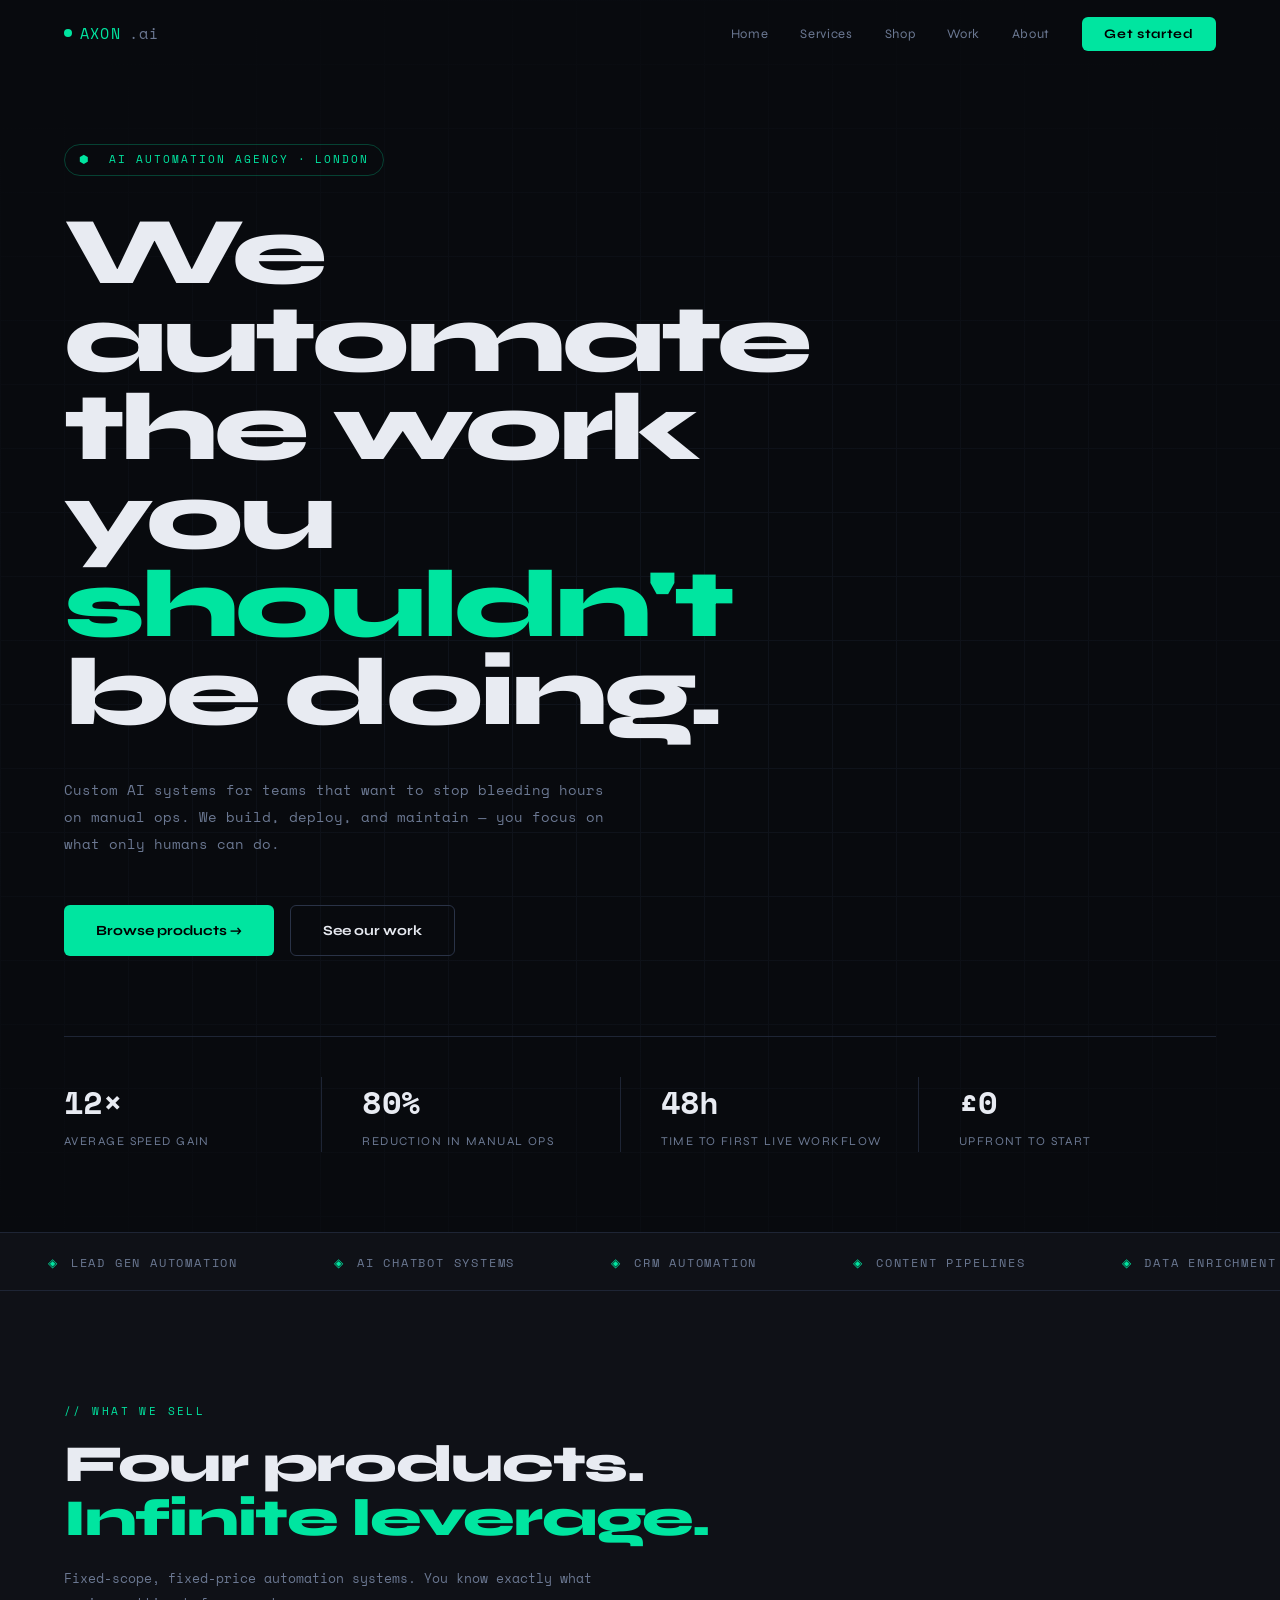
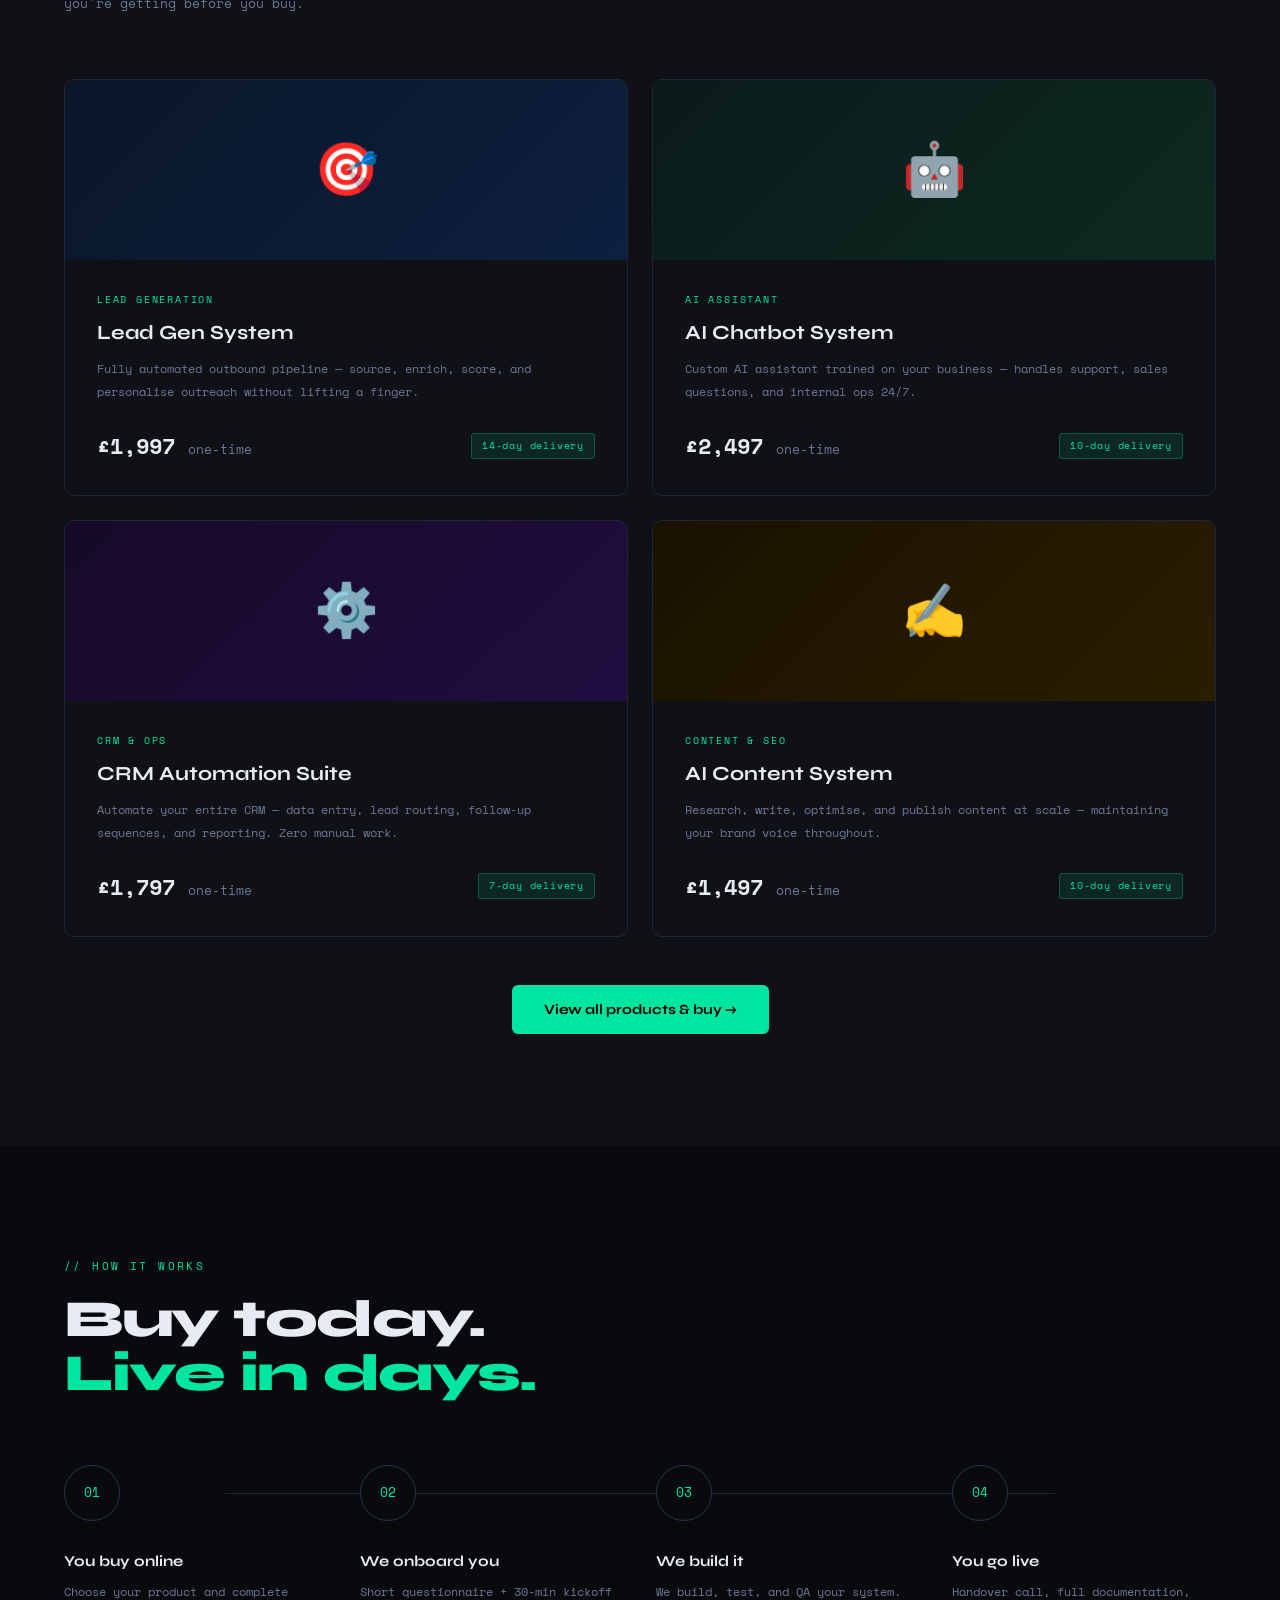
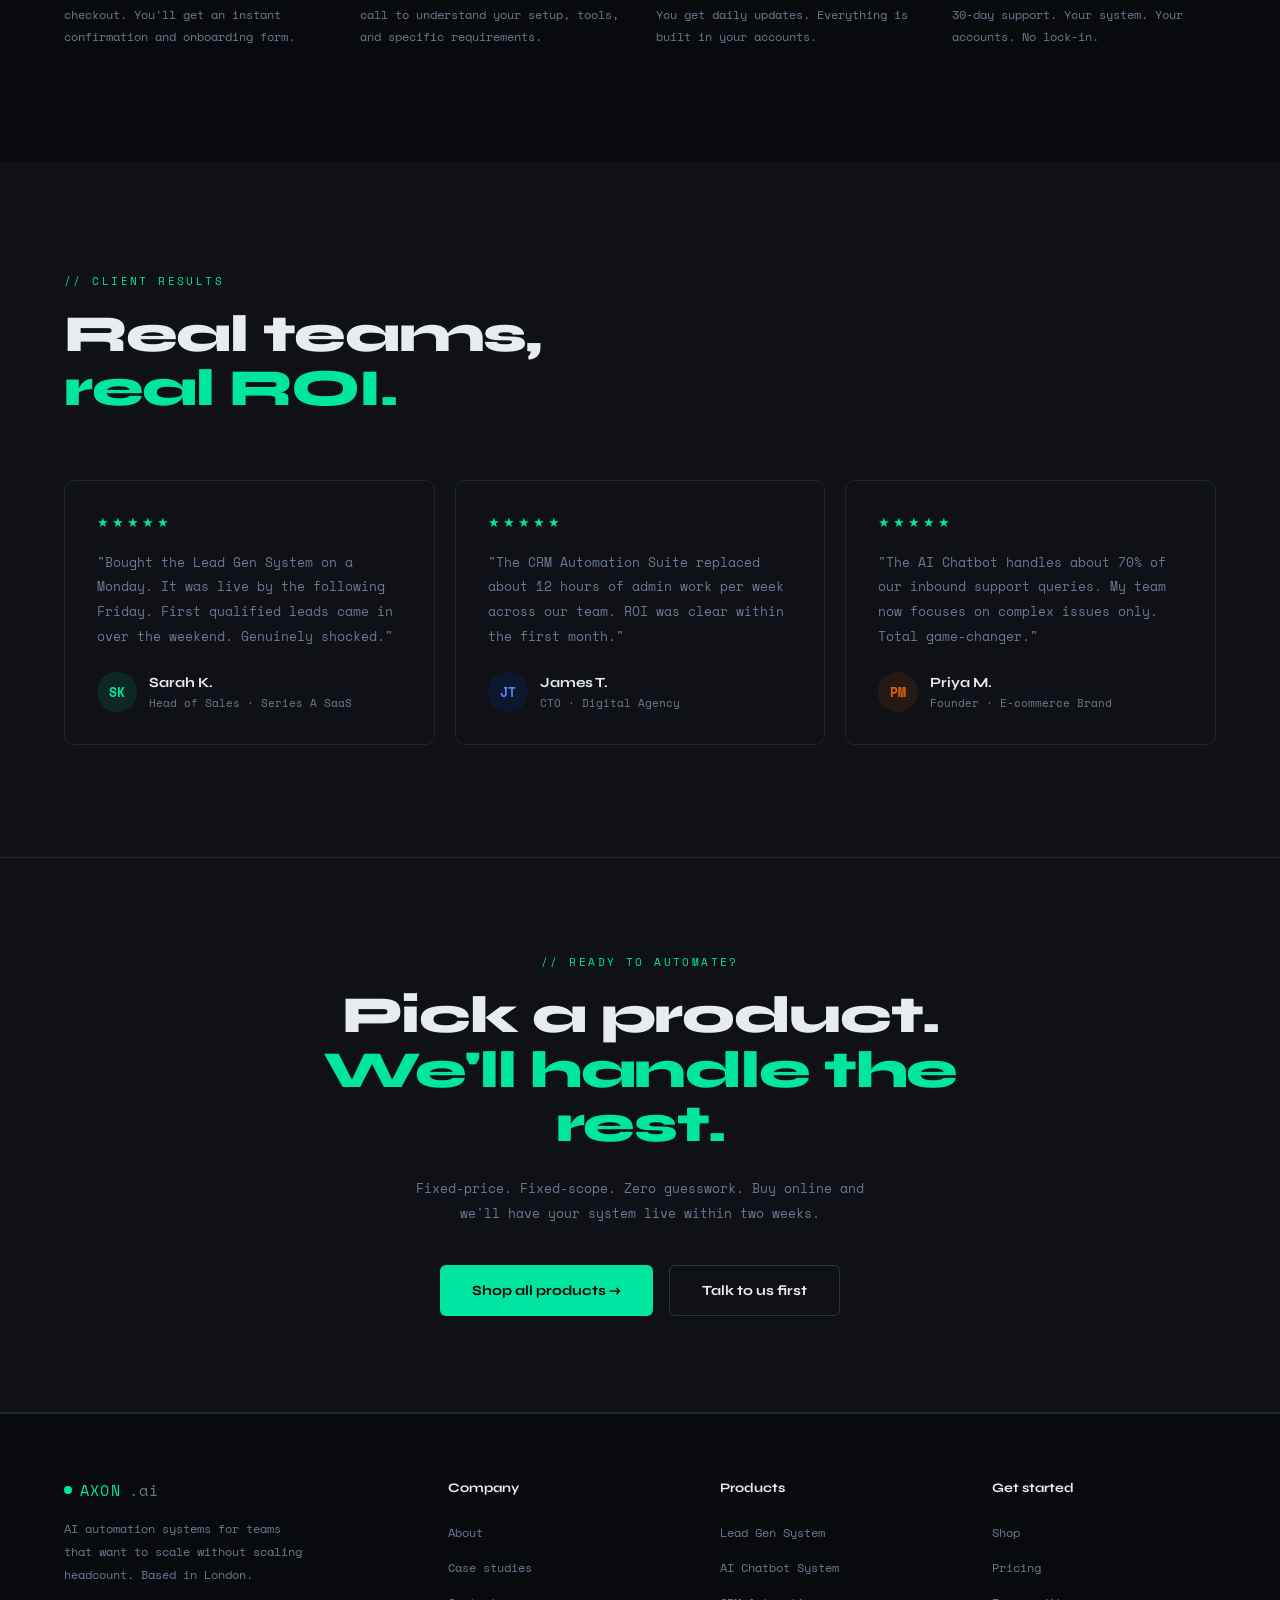
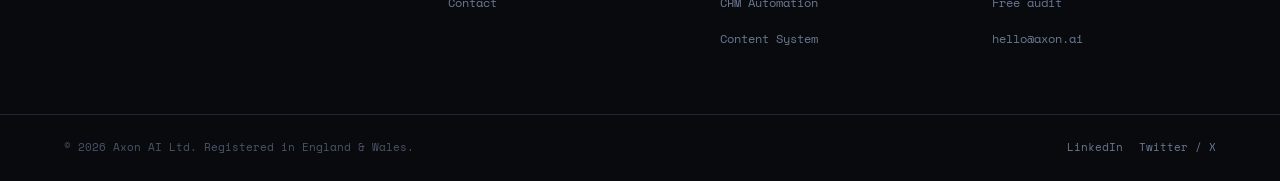
<file: index.html>
<!DOCTYPE html>
<html lang="en">
<head>
<meta charset="UTF-8">
<meta name="viewport" content="width=device-width, initial-scale=1.0">
<title>AXON.ai — AI Automation Agency</title>
<meta name="description" content="Custom AI automation systems. We build, deploy, and maintain — you scale.">
<link rel="stylesheet" href="styles.css">
</head>
<body>

<!-- NAV -->
<nav id="nav">
  <div class="logo" onclick="showPage('home')">
    <div class="logo-dot"></div>AXON<span>.ai</span>
  </div>
  <ul id="nav-links">
    <li><a onclick="showPage('home');closeMenu()" data-page="home">Home</a></li>
    <li><a onclick="showPage('services');closeMenu()" data-page="services">Services</a></li>
    <li><a onclick="showPage('shop');closeMenu()" data-page="shop">Shop</a></li>
    <li><a onclick="showPage('work');closeMenu()" data-page="work">Work</a></li>
    <li><a onclick="showPage('about');closeMenu()" data-page="about">About</a></li>
    <li><a onclick="showPage('contact');closeMenu()" data-page="contact" class="nav-cta">Get started</a></li>
  </ul>
  <div class="hamburger" id="hamburger" onclick="toggleMenu()">
    <span></span><span></span><span></span>
  </div>
</nav>

<!-- ═══════════ HOME ═══════════ -->
<div class="page active" id="page-home">
  <div class="hero">
    <div class="grid-bg"></div><div class="grid-fade"></div>
    <div class="hero-badge">⬢ &nbsp;AI Automation Agency · London</div>
    <h1>We automate the work<br>you <em>shouldn't</em><br>be doing.</h1>
    <p class="hero-sub">Custom AI systems for teams that want to stop bleeding hours on manual ops. We build, deploy, and maintain — you focus on what only humans can do.</p>
    <div class="hero-actions">
      <button class="btn btn-primary" onclick="showPage('shop')">Browse products →</button>
      <button class="btn btn-ghost" onclick="showPage('work')">See our work</button>
    </div>
    <div class="hero-stats">
      <div class="stat"><div class="stat-num">12×</div><div class="stat-label">Average speed gain</div></div>
      <div class="stat"><div class="stat-num">80%</div><div class="stat-label">Reduction in manual ops</div></div>
      <div class="stat"><div class="stat-num">48h</div><div class="stat-label">Time to first live workflow</div></div>
      <div class="stat"><div class="stat-num">£0</div><div class="stat-label">Upfront to start</div></div>
    </div>
  </div>

  <div class="marquee-wrap"><div class="marquee-inner">
    <span class="marquee-item"><span>◈</span>Lead Gen Automation</span>
    <span class="marquee-item"><span>◈</span>AI Chatbot Systems</span>
    <span class="marquee-item"><span>◈</span>CRM Automation</span>
    <span class="marquee-item"><span>◈</span>Content Pipelines</span>
    <span class="marquee-item"><span>◈</span>Data Enrichment</span>
    <span class="marquee-item"><span>◈</span>Workflow Automation</span>
    <span class="marquee-item"><span>◈</span>AI Dashboards</span>
    <span class="marquee-item"><span>◈</span>Lead Gen Automation</span>
    <span class="marquee-item"><span>◈</span>AI Chatbot Systems</span>
    <span class="marquee-item"><span>◈</span>CRM Automation</span>
    <span class="marquee-item"><span>◈</span>Content Pipelines</span>
    <span class="marquee-item"><span>◈</span>Data Enrichment</span>
    <span class="marquee-item"><span>◈</span>Workflow Automation</span>
    <span class="marquee-item"><span>◈</span>AI Dashboards</span>
  </div></div>

  <!-- FEATURED PRODUCTS PREVIEW -->
  <section class="bg-surface fade-up">
    <div class="section-hdr">
      <div class="eyebrow">// What we sell</div>
      <h2 class="section-title">Four products.<br><em>Infinite leverage.</em></h2>
      <p class="section-sub">Fixed-scope, fixed-price automation systems. You know exactly what you're getting before you buy.</p>
    </div>
    <div style="display:grid;grid-template-columns:repeat(2,1fr);gap:1.5rem;">
      <div class="product-card" onclick="showPage('shop')">
        <div class="product-img" style="background:linear-gradient(135deg,#0a1628 0%,#0d2040 100%);">
          <span style="font-size:52px;">🎯</span>
        </div>
        <div class="product-body">
          <div class="product-category">Lead Generation</div>
          <h3>Lead Gen System</h3>
          <p>Fully automated outbound pipeline — source, enrich, score, and personalise outreach without lifting a finger.</p>
          <div class="product-meta">
            <div class="product-price">£1,997 <span>one-time</span></div>
            <span class="delivery-badge">14-day delivery</span>
          </div>
        </div>
      </div>
      <div class="product-card" onclick="showPage('shop')">
        <div class="product-img" style="background:linear-gradient(135deg,#0a1a1a 0%,#0d2a20 100%);">
          <span style="font-size:52px;">🤖</span>
        </div>
        <div class="product-body">
          <div class="product-category">AI Assistant</div>
          <h3>AI Chatbot System</h3>
          <p>Custom AI assistant trained on your business — handles support, sales questions, and internal ops 24/7.</p>
          <div class="product-meta">
            <div class="product-price">£2,497 <span>one-time</span></div>
            <span class="delivery-badge">10-day delivery</span>
          </div>
        </div>
      </div>
      <div class="product-card" onclick="showPage('shop')">
        <div class="product-img" style="background:linear-gradient(135deg,#160a28 0%,#200d40 100%);">
          <span style="font-size:52px;">⚙️</span>
        </div>
        <div class="product-body">
          <div class="product-category">CRM & Ops</div>
          <h3>CRM Automation Suite</h3>
          <p>Automate your entire CRM — data entry, lead routing, follow-up sequences, and reporting. Zero manual work.</p>
          <div class="product-meta">
            <div class="product-price">£1,797 <span>one-time</span></div>
            <span class="delivery-badge">7-day delivery</span>
          </div>
        </div>
      </div>
      <div class="product-card" onclick="showPage('shop')">
        <div class="product-img" style="background:linear-gradient(135deg,#1a1200 0%,#2a1e00 100%);">
          <span style="font-size:52px;">✍️</span>
        </div>
        <div class="product-body">
          <div class="product-category">Content & SEO</div>
          <h3>AI Content System</h3>
          <p>Research, write, optimise, and publish content at scale — maintaining your brand voice throughout.</p>
          <div class="product-meta">
            <div class="product-price">£1,497 <span>one-time</span></div>
            <span class="delivery-badge">10-day delivery</span>
          </div>
        </div>
      </div>
    </div>
    <div style="text-align:center;margin-top:3rem;">
      <button class="btn btn-primary" onclick="showPage('shop')">View all products & buy →</button>
    </div>
  </section>

  <!-- PROCESS -->
  <section class="fade-up">
    <div class="section-hdr">
      <div class="eyebrow">// How it works</div>
      <h2 class="section-title">Buy today.<br><em>Live in days.</em></h2>
    </div>
    <div class="process-grid">
      <div class="step"><div class="step-circle">01</div><h4>You buy online</h4><p>Choose your product and complete checkout. You'll get an instant confirmation and onboarding form.</p></div>
      <div class="step"><div class="step-circle">02</div><h4>We onboard you</h4><p>Short questionnaire + 30-min kickoff call to understand your setup, tools, and specific requirements.</p></div>
      <div class="step"><div class="step-circle">03</div><h4>We build it</h4><p>We build, test, and QA your system. You get daily updates. Everything is built in your accounts.</p></div>
      <div class="step"><div class="step-circle">04</div><h4>You go live</h4><p>Handover call, full documentation, 30-day support. Your system. Your accounts. No lock-in.</p></div>
    </div>
  </section>

  <!-- TESTIMONIALS -->
  <section class="bg-surface fade-up">
    <div class="section-hdr">
      <div class="eyebrow">// Client results</div>
      <h2 class="section-title">Real teams,<br><em>real ROI.</em></h2>
    </div>
    <div class="testi-grid">
      <div class="testi">
        <div class="testi-stars">★★★★★</div>
        <p>"Bought the Lead Gen System on a Monday. It was live by the following Friday. First qualified leads came in over the weekend. Genuinely shocked."</p>
        <div class="testi-author">
          <div class="testi-avatar" style="background:rgba(0,229,160,.1);color:var(--accent);">SK</div>
          <div><div class="testi-name">Sarah K.</div><div class="testi-role">Head of Sales · Series A SaaS</div></div>
        </div>
      </div>
      <div class="testi">
        <div class="testi-stars">★★★★★</div>
        <p>"The CRM Automation Suite replaced about 12 hours of admin work per week across our team. ROI was clear within the first month."</p>
        <div class="testi-author">
          <div class="testi-avatar" style="background:rgba(0,92,255,.1);color:#4D8AFF;">JT</div>
          <div><div class="testi-name">James T.</div><div class="testi-role">CTO · Digital Agency</div></div>
        </div>
      </div>
      <div class="testi">
        <div class="testi-stars">★★★★★</div>
        <p>"The AI Chatbot handles about 70% of our inbound support queries. My team now focuses on complex issues only. Total game-changer."</p>
        <div class="testi-author">
          <div class="testi-avatar" style="background:rgba(229,100,0,.1);color:#E56400;">PM</div>
          <div><div class="testi-name">Priya M.</div><div class="testi-role">Founder · E-commerce Brand</div></div>
        </div>
      </div>
    </div>
  </section>

  <div class="cta-band fade-up">
    <div class="eyebrow">// Ready to automate?</div>
    <h2 class="section-title">Pick a product.<br><em>We'll handle the rest.</em></h2>
    <p>Fixed-price. Fixed-scope. Zero guesswork. Buy online and we'll have your system live within two weeks.</p>
    <div class="cta-actions">
      <button class="btn btn-primary" onclick="showPage('shop')">Shop all products →</button>
      <button class="btn btn-ghost" onclick="showPage('contact')">Talk to us first</button>
    </div>
  </div>

  <footer>
    <div class="footer-brand"><div class="logo"><div class="logo-dot"></div>AXON<span>.ai</span></div><p>AI automation systems for teams that want to scale without scaling headcount. Based in London.</p></div>
    <div class="footer-col"><h5>Company</h5><ul><li><a onclick="showPage('about')">About</a></li><li><a onclick="showPage('work')">Case studies</a></li><li><a onclick="showPage('contact')">Contact</a></li></ul></div>
    <div class="footer-col"><h5>Products</h5><ul><li><a onclick="buyProduct(0)">Lead Gen System</a></li><li><a onclick="buyProduct(1)">AI Chatbot System</a></li><li><a onclick="buyProduct(2)">CRM Automation</a></li><li><a onclick="buyProduct(3)">Content System</a></li></ul></div>
    <div class="footer-col"><h5>Get started</h5><ul><li><a onclick="showPage('shop')">Shop</a></li><li><a onclick="showPage('pricing')">Pricing</a></li><li><a onclick="showPage('contact')">Free audit</a></li><li><a href="mailto:hello@axon.ai">hello@axon.ai</a></li></ul></div>
  </footer>
  <div class="footer-bottom"><p>© 2026 Axon AI Ltd. Registered in England & Wales.</p><div class="footer-socials"><a>LinkedIn</a><a>Twitter / X</a></div></div>
</div>

<!-- ═══════════ SERVICES ═══════════ -->
<div class="page" id="page-services">
  <div style="padding:9rem 4rem 2rem;background:var(--surface);border-bottom:1px solid var(--border);">
    <div class="eyebrow">// Services</div>
    <h1 class="section-title">What we<br><em>build.</em></h1>
    <p class="section-sub">Six automation disciplines. Each delivered end-to-end — strategy, build, integration, and ongoing maintenance.</p>
  </div>
  <section class="fade-up" style="padding-top:1rem;">
    <div class="services-grid">
      <div class="svc-card"><div class="svc-num">01</div><div class="svc-icon">⚡</div><h3>Workflow Automation</h3><p>Replace manual handoffs with intelligent multi-step flows. CRM sync, invoicing, onboarding, approvals — all automated.</p><div class="tags"><span class="tag">Make</span><span class="tag">n8n</span><span class="tag">Zapier</span></div></div>
      <div class="svc-card"><div class="svc-num">02</div><div class="svc-icon">◈</div><h3>AI Agents & Assistants</h3><p>Custom agents trained on your data — handling support, ops, and internal Q&A 24/7 with your brand voice.</p><div class="tags"><span class="tag">Claude</span><span class="tag">OpenAI</span><span class="tag">RAG</span></div></div>
      <div class="svc-card"><div class="svc-num">03</div><div class="svc-icon">⬡</div><h3>Data Pipelines</h3><p>Scraping, enrichment, transformation, and reporting pipelines that surface the data you actually need.</p><div class="tags"><span class="tag">Airtable</span><span class="tag">Supabase</span><span class="tag">SQL</span></div></div>
      <div class="svc-card"><div class="svc-num">04</div><div class="svc-icon">▣</div><h3>AI Content Systems</h3><p>Automated content pipelines that research, write, optimise, and publish — scaling your content without scaling headcount.</p><div class="tags"><span class="tag">GPT-4o</span><span class="tag">Perplexity</span><span class="tag">Notion</span></div></div>
      <div class="svc-card"><div class="svc-num">05</div><div class="svc-icon">◎</div><h3>Lead Gen Automation</h3><p>Outbound sequences, lead scoring, data enrichment, CRM population — running autonomously so your team closes, not researches.</p><div class="tags"><span class="tag">Clay</span><span class="tag">Apollo</span><span class="tag">HubSpot</span></div></div>
      <div class="svc-card"><div class="svc-num">06</div><div class="svc-icon">⬢</div><h3>AI Dashboards</h3><p>Live ops dashboards with AI anomaly detection, KPI tracking, and natural-language querying of your business data.</p><div class="tags"><span class="tag">Retool</span><span class="tag">Metabase</span><span class="tag">API</span></div></div>
    </div>
  </section>
  <section class="bg-surface fade-up">
    <div class="section-hdr"><div class="eyebrow">// The stack</div><h2 class="section-title">Tools we<br><em>work with.</em></h2></div>
    <div class="stack-grid">
      <div class="stack-item"><div class="stack-emoji">🤖</div><div class="stack-name">Claude API</div><div class="stack-cat">AI</div></div>
      <div class="stack-item"><div class="stack-emoji">🧠</div><div class="stack-name">OpenAI</div><div class="stack-cat">AI</div></div>
      <div class="stack-item"><div class="stack-emoji">⚙️</div><div class="stack-name">Make</div><div class="stack-cat">Automation</div></div>
      <div class="stack-item"><div class="stack-emoji">🔗</div><div class="stack-name">n8n</div><div class="stack-cat">Automation</div></div>
      <div class="stack-item"><div class="stack-emoji">📊</div><div class="stack-name">Airtable</div><div class="stack-cat">Database</div></div>
      <div class="stack-item"><div class="stack-emoji">🗄️</div><div class="stack-name">Supabase</div><div class="stack-cat">Backend</div></div>
      <div class="stack-item"><div class="stack-emoji">🎯</div><div class="stack-name">Clay</div><div class="stack-cat">Lead data</div></div>
      <div class="stack-item"><div class="stack-emoji">💬</div><div class="stack-name">HubSpot</div><div class="stack-cat">CRM</div></div>
      <div class="stack-item"><div class="stack-emoji">🔍</div><div class="stack-name">Perplexity</div><div class="stack-cat">Research</div></div>
      <div class="stack-item"><div class="stack-emoji">📬</div><div class="stack-name">Instantly</div><div class="stack-cat">Outbound</div></div>
      <div class="stack-item"><div class="stack-emoji">📋</div><div class="stack-name">Notion</div><div class="stack-cat">Content</div></div>
      <div class="stack-item"><div class="stack-emoji">📈</div><div class="stack-name">Retool</div><div class="stack-cat">Dashboards</div></div>
      <div class="stack-item"><div class="stack-emoji">🐍</div><div class="stack-name">Python</div><div class="stack-cat">Code</div></div>
      <div class="stack-item"><div class="stack-emoji">🌐</div><div class="stack-name">Apify</div><div class="stack-cat">Scraping</div></div>
      <div class="stack-item"><div class="stack-emoji">📩</div><div class="stack-name">Slack</div><div class="stack-cat">Comms</div></div>
      <div class="stack-item"><div class="stack-emoji">⚡</div><div class="stack-name">Apollo</div><div class="stack-cat">Leads</div></div>
    </div>
  </section>
  <div class="cta-band fade-up">
    <div class="eyebrow">// Ready to build?</div>
    <h2 class="section-title">Browse our<br><em>products.</em></h2>
    <p>Fixed-price automation products. Buy online, live within two weeks.</p>
    <div class="cta-actions"><button class="btn btn-primary" onclick="showPage('shop')">Shop products →</button><button class="btn btn-ghost" onclick="showPage('contact')">Custom project?</button></div>
  </div>
  <footer>
    <div class="footer-brand"><div class="logo"><div class="logo-dot"></div>AXON<span>.ai</span></div><p>AI automation systems for teams that want to scale without scaling headcount.</p></div>
    <div class="footer-col"><h5>Company</h5><ul><li><a onclick="showPage('about')">About</a></li><li><a onclick="showPage('work')">Case studies</a></li><li><a onclick="showPage('contact')">Contact</a></li></ul></div>
    <div class="footer-col"><h5>Products</h5><ul><li><a onclick="showPage('shop')">All products</a></li></ul></div>
    <div class="footer-col"><h5>Get started</h5><ul><li><a onclick="showPage('shop')">Shop</a></li><li><a href="mailto:hello@axon.ai">hello@axon.ai</a></li></ul></div>
  </footer>
  <div class="footer-bottom"><p>© 2026 Axon AI Ltd.</p><div class="footer-socials"><a>LinkedIn</a><a>Twitter / X</a></div></div>
</div>

<!-- ═══════════ SHOP ═══════════ -->
<div class="page" id="page-shop">
  <div class="shop-hero">
    <div class="eyebrow">// Products</div>
    <h1 class="section-title">Buy an automation.<br><em>Be live in days.</em></h1>
    <p class="section-sub">Fixed-scope. Fixed-price. Every product built in your accounts — you own it forever.</p>
    <div class="shop-filters">
      <button class="filter-btn active" onclick="filterProducts('all',this)">All products</button>
      <button class="filter-btn" onclick="filterProducts('lead',this)">Lead Generation</button>
      <button class="filter-btn" onclick="filterProducts('ai',this)">AI Assistants</button>
      <button class="filter-btn" onclick="filterProducts('crm',this)">CRM & Ops</button>
      <button class="filter-btn" onclick="filterProducts('content',this)">Content</button>
    </div>
  </div>

  <div class="products-grid" id="products-grid">

    <!-- PRODUCT 1: Lead Gen -->
    <div class="product-card featured-product" data-category="lead" onclick="showProduct(0)">
      <div class="product-img-grid" style="background:#080e1a;">
        <div class="product-img-cell" style="background:rgba(0,229,160,.04);">🎯</div>
        <div class="product-img-cell" style="background:rgba(0,229,160,.02);">📊</div>
        <div class="product-img-cell" style="background:rgba(0,229,160,.03);">✉️</div>
        <div class="product-img-cell" style="background:rgba(0,229,160,.01);">⚡</div>
      </div>
      <div class="product-body">
        <div style="display:flex;justify-content:space-between;align-items:flex-start;flex-wrap:wrap;gap:1rem;">
          <div>
            <div class="product-category">Lead Generation · Most popular</div>
            <h3>Lead Gen Automation System</h3>
          </div>
          <span class="delivery-badge" style="font-size:11px;">⭐ Bestseller</span>
        </div>
        <p>A fully automated outbound pipeline that finds your ideal customers, enriches their data from 6+ sources, scores them against your ICP, and generates personalised first-line copy — before a human touches the record. Connects directly to HubSpot, Salesforce, or Notion.</p>
        <div class="product-includes">
          <span class="product-tag">Lead sourcing (Apollo/Clay)</span>
          <span class="product-tag">Data enrichment (6 sources)</span>
          <span class="product-tag">ICP scoring model</span>
          <span class="product-tag">AI personalisation</span>
          <span class="product-tag">CRM integration</span>
          <span class="product-tag">Email sequence setup</span>
          <span class="product-tag">30-day support</span>
        </div>
        <div class="product-meta">
          <div class="product-price">£1,997 <span>one-time · no subscription</span></div>
          <div style="display:flex;gap:.5rem;align-items:center;">
            <span class="delivery-badge">14-day delivery</span>
            <button class="btn btn-primary btn-sm" onclick="event.stopPropagation();startCheckout(0)">Buy now →</button>
          </div>
        </div>
      </div>
    </div>

    <!-- PRODUCT 2: AI Chatbot -->
    <div class="product-card" data-category="ai" onclick="showProduct(1)">
      <div class="product-img" style="background:linear-gradient(135deg,#0a1a1a,#0d2a20);">
        <span style="font-size:52px;">🤖</span>
      </div>
      <div class="product-body">
        <div class="product-category">AI Assistant</div>
        <h3>AI Chatbot System</h3>
        <p>A custom AI assistant trained on your entire business — FAQs, products, policies, tone of voice. Handles support, sales pre-qualification, and internal Q&A around the clock. Deployable on your website, Slack, or WhatsApp.</p>
        <div class="product-includes">
          <span class="product-tag">RAG knowledge base</span>
          <span class="product-tag">Trained on your docs</span>
          <span class="product-tag">Web embed + Slack</span>
          <span class="product-tag">Handoff to human</span>
          <span class="product-tag">Analytics dashboard</span>
        </div>
        <div class="product-meta">
          <div class="product-price">£2,497 <span>one-time</span></div>
          <div style="display:flex;gap:.5rem;align-items:center;">
            <span class="delivery-badge">10-day delivery</span>
            <button class="btn btn-primary btn-sm" onclick="event.stopPropagation();startCheckout(1)">Buy now →</button>
          </div>
        </div>
      </div>
    </div>

    <!-- PRODUCT 3: CRM Automation -->
    <div class="product-card" data-category="crm" onclick="showProduct(2)">
      <div class="product-img" style="background:linear-gradient(135deg,#160a28,#200d40);">
        <span style="font-size:52px;">⚙️</span>
      </div>
      <div class="product-body">
        <div class="product-category">CRM & Ops</div>
        <h3>CRM Automation Suite</h3>
        <p>Automate your entire CRM operation — data entry, deal stage updates, follow-up reminders, onboarding sequences, and weekly reporting. Works with HubSpot, Salesforce, Pipedrive, or Notion.</p>
        <div class="product-includes">
          <span class="product-tag">Auto data entry</span>
          <span class="product-tag">Lead routing rules</span>
          <span class="product-tag">Follow-up sequences</span>
          <span class="product-tag">Deal stage automation</span>
          <span class="product-tag">Weekly report emails</span>
        </div>
        <div class="product-meta">
          <div class="product-price">£1,797 <span>one-time</span></div>
          <div style="display:flex;gap:.5rem;align-items:center;">
            <span class="delivery-badge">7-day delivery</span>
            <button class="btn btn-primary btn-sm" onclick="event.stopPropagation();startCheckout(2)">Buy now →</button>
          </div>
        </div>
      </div>
    </div>

    <!-- PRODUCT 4: Content System -->
    <div class="product-card" data-category="content" onclick="showProduct(3)">
      <div class="product-img" style="background:linear-gradient(135deg,#1a1200,#2a1e00);">
        <span style="font-size:52px;">✍️</span>
      </div>
      <div class="product-body">
        <div class="product-category">Content & SEO</div>
        <h3>AI Content Pipeline</h3>
        <p>An end-to-end content production system — keyword research, AI drafting in your brand voice, SEO optimisation, and auto-publishing to your CMS. Produce a month of content in a day.</p>
        <div class="product-includes">
          <span class="product-tag">Keyword research automation</span>
          <span class="product-tag">AI drafting (brand voice)</span>
          <span class="product-tag">SEO optimisation</span>
          <span class="product-tag">CMS auto-publish</span>
          <span class="product-tag">Social repurposing</span>
        </div>
        <div class="product-meta">
          <div class="product-price">£1,497 <span>one-time</span></div>
          <div style="display:flex;gap:.5rem;align-items:center;">
            <span class="delivery-badge">10-day delivery</span>
            <button class="btn btn-primary btn-sm" onclick="event.stopPropagation();startCheckout(3)">Buy now →</button>
          </div>
        </div>
      </div>
    </div>

  </div><!-- /products-grid -->

  <!-- TRUST BAR -->
  <section class="bg-surface fade-up" style="padding:3rem 4rem;">
    <div style="display:grid;grid-template-columns:repeat(4,1fr);gap:2rem;text-align:center;">
      <div><div style="font-size:28px;margin-bottom:.5rem;">🔒</div><div style="font-size:14px;font-weight:700;margin-bottom:.25rem;">Secure checkout</div><div style="font-family:var(--mono);font-size:11px;color:var(--muted);">Powered by Stripe</div></div>
      <div><div style="font-size:28px;margin-bottom:.5rem;">📄</div><div style="font-size:14px;font-weight:700;margin-bottom:.25rem;">You own everything</div><div style="font-family:var(--mono);font-size:11px;color:var(--muted);">No lock-in. Ever.</div></div>
      <div><div style="font-size:28px;margin-bottom:.5rem;">⚡</div><div style="font-size:14px;font-weight:700;margin-bottom:.25rem;">Fast delivery</div><div style="font-family:var(--mono);font-size:11px;color:var(--muted);">7–14 days to go live</div></div>
      <div><div style="font-size:28px;margin-bottom:.5rem;">🛡️</div><div style="font-size:14px;font-weight:700;margin-bottom:.25rem;">30-day support</div><div style="font-family:var(--mono);font-size:11px;color:var(--muted);">Bugs fixed free</div></div>
    </div>
  </section>

  <div class="cta-band fade-up">
    <div class="eyebrow">// Need something custom?</div>
    <h2 class="section-title">Not quite right?<br><em>We'll build it.</em></h2>
    <p>Our products are fixed-scope by design. If you need something bespoke, get in touch and we'll scope a custom engagement.</p>
    <div class="cta-actions"><button class="btn btn-ghost" onclick="showPage('contact')">Talk to us →</button></div>
  </div>
  <footer>
    <div class="footer-brand"><div class="logo"><div class="logo-dot"></div>AXON<span>.ai</span></div><p>AI automation systems for teams that want to scale without scaling headcount.</p></div>
    <div class="footer-col"><h5>Company</h5><ul><li><a onclick="showPage('about')">About</a></li><li><a onclick="showPage('work')">Case studies</a></li></ul></div>
    <div class="footer-col"><h5>Products</h5><ul><li><a onclick="startCheckout(0)">Lead Gen System</a></li><li><a onclick="startCheckout(1)">AI Chatbot</a></li><li><a onclick="startCheckout(2)">CRM Suite</a></li><li><a onclick="startCheckout(3)">Content Pipeline</a></li></ul></div>
    <div class="footer-col"><h5>Help</h5><ul><li><a onclick="showPage('contact')">Contact</a></li><li><a href="mailto:hello@axon.ai">hello@axon.ai</a></li></ul></div>
  </footer>
  <div class="footer-bottom"><p>© 2026 Axon AI Ltd.</p><div class="footer-socials"><a>LinkedIn</a><a>Twitter / X</a></div></div>
</div>

<!-- ═══════════ PRODUCT DETAIL ═══════════ -->
<div class="page" id="page-product">
  <div class="product-detail" id="product-detail-content"></div>
  <footer>
    <div class="footer-brand"><div class="logo"><div class="logo-dot"></div>AXON<span>.ai</span></div><p>AI automation systems. Fixed-price. Fast delivery.</p></div>
    <div class="footer-col"><h5>Company</h5><ul><li><a onclick="showPage('about')">About</a></li><li><a onclick="showPage('work')">Case studies</a></li></ul></div>
    <div class="footer-col"><h5>Products</h5><ul><li><a onclick="showPage('shop')">All products</a></li></ul></div>
    <div class="footer-col"><h5>Help</h5><ul><li><a onclick="showPage('contact')">Contact</a></li><li><a href="mailto:hello@axon.ai">hello@axon.ai</a></li></ul></div>
  </footer>
  <div class="footer-bottom"><p>© 2026 Axon AI Ltd.</p></div>
</div>

<!-- ═══════════ CHECKOUT ═══════════ -->
<div class="page" id="page-checkout">
  <div class="checkout-wrap">
    <div style="margin-bottom:2rem;"><button class="btn btn-ghost btn-sm" onclick="showPage('shop')">← Back to shop</button></div>
    <div class="checkout-grid">
      <!-- ORDER SUMMARY -->
      <div>
        <div class="order-summary" id="checkout-summary"></div>
        <div style="border:1px solid var(--border);border-radius:var(--rl);padding:1.5rem;margin-top:1.25rem;">
          <div style="font-family:var(--mono);font-size:11px;letter-spacing:.15em;text-transform:uppercase;color:var(--muted);margin-bottom:1rem;">What happens after purchase</div>
          <div style="display:flex;flex-direction:column;gap:1rem;">
            <div style="display:flex;gap:12px;align-items:flex-start;">
              <div style="width:22px;height:22px;border:1px solid var(--accent-border);border-radius:50%;display:flex;align-items:center;justify-content:center;font-family:var(--mono);font-size:10px;color:var(--accent);flex-shrink:0;">1</div>
              <p style="font-family:var(--mono);font-size:12px;color:var(--muted);line-height:1.8;">Instant confirmation email + onboarding form sent within 5 minutes.</p>
            </div>
            <div style="display:flex;gap:12px;align-items:flex-start;">
              <div style="width:22px;height:22px;border:1px solid var(--accent-border);border-radius:50%;display:flex;align-items:center;justify-content:center;font-family:var(--mono);font-size:10px;color:var(--accent);flex-shrink:0;">2</div>
              <p style="font-family:var(--mono);font-size:12px;color:var(--muted);line-height:1.8;">Kickoff call booked within 24 hours. We gather access, requirements, and goals.</p>
            </div>
            <div style="display:flex;gap:12px;align-items:flex-start;">
              <div style="width:22px;height:22px;border:1px solid var(--accent-border);border-radius:50%;display:flex;align-items:center;justify-content:center;font-family:var(--mono);font-size:10px;color:var(--accent);flex-shrink:0;">3</div>
              <p style="font-family:var(--mono);font-size:12px;color:var(--muted);line-height:1.8;">Build begins. Daily progress updates. Live within the delivery window.</p>
            </div>
          </div>
        </div>
      </div>

      <!-- CHECKOUT FORM -->
      <div>
        <div class="checkout-form-wrap" id="checkout-form-wrap">
          <h3>Complete your order</h3>
          <div id="checkout-form-inner">
            <div class="checkout-section">
              <div class="checkout-section-title">Your details</div>
              <div class="form" style="gap:1rem;">
                <div class="form-row">
                  <div class="form-group"><label>First name</label><input type="text" id="co-fname" placeholder="Alex"></div>
                  <div class="form-group"><label>Last name</label><input type="text" id="co-lname" placeholder="Johnson"></div>
                </div>
                <div class="form-group"><label>Work email</label><input type="email" id="co-email" placeholder="alex@company.com"></div>
                <div class="form-group"><label>Company name</label><input type="text" id="co-company" placeholder="Acme Ltd"></div>
                <div class="form-group"><label>Phone (optional)</label><input type="tel" id="co-phone" placeholder="+44 7700 000000"></div>
              </div>
            </div>
            <div class="checkout-section" style="margin-top:1.5rem;">
              <div class="checkout-section-title">Payment details</div>
              <div style="background:var(--surface2);border:1px solid var(--border);border-radius:var(--r);padding:1.25rem;margin-bottom:1rem;">
                <div style="font-family:var(--mono);font-size:11px;color:var(--accent);margin-bottom:.5rem;letter-spacing:.1em;">⬢ STRIPE INTEGRATION</div>
                <p style="font-family:var(--mono);font-size:12px;color:var(--muted);line-height:1.8;">To activate real payments, add your <strong style="color:var(--text);">Stripe Publishable Key</strong> to the <code style="color:var(--accent);">STRIPE_KEY</code> variable at the top of the JS. Card fields will render via Stripe Elements automatically.</p>
              </div>
              <div class="form" style="gap:1rem;">
                <div class="form-group"><label>Card number</label><input type="text" id="co-card" placeholder="4242 4242 4242 4242" maxlength="19" oninput="formatCard(this)"></div>
                <div class="card-input-row">
                  <div class="form-group"><label>Expiry</label><input type="text" id="co-expiry" placeholder="MM / YY" maxlength="7" oninput="formatExpiry(this)"></div>
                  <div class="form-group"><label>CVC</label><input type="text" id="co-cvc" placeholder="123" maxlength="3"></div>
                </div>
                <div class="form-group"><label>Name on card</label><input type="text" id="co-cardname" placeholder="Alex Johnson"></div>
              </div>
            </div>
            <button class="btn btn-primary" style="width:100%;justify-content:center;margin-top:1.5rem;padding:1.1rem;" onclick="processCheckout()">
              Complete purchase →
            </button>
            <div class="stripe-notice">🔒 Secured by Stripe · 256-bit SSL encryption</div>
          </div>
          <div class="checkout-success" id="checkout-success">
            <div class="checkout-success-icon">⚡</div>
            <h3>Order confirmed!</h3>
            <p>You'll receive a confirmation email within 5 minutes with your onboarding form and next steps.</p>
            <p style="margin-top:1rem;color:var(--muted);">Our team will reach out within 24 hours to book your kickoff call.</p>
            <button class="btn btn-ghost" style="margin-top:2rem;" onclick="showPage('home')">Back to home</button>
          </div>
        </div>
      </div>
    </div>
  </div>
  <footer>
    <div class="footer-brand"><div class="logo"><div class="logo-dot"></div>AXON<span>.ai</span></div><p>AI automation systems. Fixed-price. Fast delivery.</p></div>
    <div class="footer-col"><h5>Help</h5><ul><li><a onclick="showPage('contact')">Contact us</a></li><li><a href="mailto:hello@axon.ai">hello@axon.ai</a></li></ul></div>
    <div class="footer-col"><h5>Products</h5><ul><li><a onclick="showPage('shop')">Back to shop</a></li></ul></div>
    <div class="footer-col"><h5>Security</h5><ul><li><a>Stripe payments</a></li><li><a>SSL encrypted</a></li></ul></div>
  </footer>
  <div class="footer-bottom"><p>© 2026 Axon AI Ltd.</p></div>
</div>

<!-- ═══════════ WORK ═══════════ -->
<div class="page" id="page-work">
  <div style="padding:9rem 4rem 2rem;background:var(--surface);border-bottom:1px solid var(--border);">
    <div class="eyebrow">// Case studies</div>
    <h1 class="section-title">The work we're<br><em>proud of.</em></h1>
    <p class="section-sub">Real projects. Real results. Full problem → solution → outcome breakdowns.</p>
  </div>
  <section class="fade-up" style="padding-top:3rem;">
    <div class="cases-grid">
      <div class="case-card" onclick="openCase(0)"><div class="case-industry">SaaS · RevOps</div><h3>Automated lead enrichment pipeline for Series A startup <span class="case-arrow">↗</span></h3><p>3 hours/SDR/day of manual research → fully automated. 6 data sources, ICP scoring, personalised first-line copy into HubSpot.</p><div class="case-metrics"><div class="case-metric"><div class="case-metric-num">22h</div><div class="case-metric-label">Saved/week</div></div><div class="case-metric"><div class="case-metric-num">3.4×</div><div class="case-metric-label">Reply rate</div></div><div class="case-metric"><div class="case-metric-num">6 wks</div><div class="case-metric-label">Payback</div></div></div></div>
      <div class="case-card" onclick="openCase(1)"><div class="case-industry">Digital Agency · Internal ops</div><h3>AI knowledge assistant replacing 80% of internal Slack queries <span class="case-arrow">↗</span></h3><p>45-person agency. Years of Notion docs inaccessible. RAG-powered Slack bot trained on everything — answers in context, cites sources.</p><div class="case-metrics"><div class="case-metric"><div class="case-metric-num">80%</div><div class="case-metric-label">Query reduction</div></div><div class="case-metric"><div class="case-metric-num">4 days</div><div class="case-metric-label">Build time</div></div><div class="case-metric"><div class="case-metric-num">£0</div><div class="case-metric-label">Extra headcount</div></div></div></div>
      <div class="case-card" onclick="openCase(2)"><div class="case-industry">Consulting · Client ops</div><h3>Client onboarding automation: 3 days to 4 hours <span class="case-arrow">↗</span></h3><p>6 manual steps per client. One Typeform → Make scenario executes contract, Notion workspace, Drive folder, Asana project, welcome email.</p><div class="case-metrics"><div class="case-metric"><div class="case-metric-num">94%</div><div class="case-metric-label">Time cut</div></div><div class="case-metric"><div class="case-metric-num">0 errors</div><div class="case-metric-label">Since deploy</div></div><div class="case-metric"><div class="case-metric-num">2 wks</div><div class="case-metric-label">Build</div></div></div></div>
      <div class="case-card" onclick="openCase(3)"><div class="case-industry">E-commerce · Content</div><h3>AI product descriptions for 12,000 SKU catalogue <span class="case-arrow">↗</span></h3><p>18 months of manual work replaced in 3 weeks. PIM → GPT-4o → human review → Shopify publish pipeline. +31% organic traffic in 60 days.</p><div class="case-metrics"><div class="case-metric"><div class="case-metric-num">12k</div><div class="case-metric-label">SKUs processed</div></div><div class="case-metric"><div class="case-metric-num">3 wks</div><div class="case-metric-label">vs 18 months</div></div><div class="case-metric"><div class="case-metric-num">+31%</div><div class="case-metric-label">Organic traffic</div></div></div></div>
      <div class="case-card" onclick="openCase(4)"><div class="case-industry">Finance · Reporting</div><h3>Automated CFO dashboard: 8 hours of Monday saved every week <span class="case-arrow">↗</span></h3><p>Manual Xero + Stripe + Sheets compilation → live Retool dashboard + auto-generated PDF board report every Sunday evening.</p><div class="case-metrics"><div class="case-metric"><div class="case-metric-num">8h</div><div class="case-metric-label">Saved/week</div></div><div class="case-metric"><div class="case-metric-num">Live</div><div class="case-metric-label">Real-time data</div></div><div class="case-metric"><div class="case-metric-num">1 wk</div><div class="case-metric-label">Build</div></div></div></div>
      <div class="case-card" onclick="openCase(5)"><div class="case-industry">HR Tech · Recruitment</div><h3>AI CV screening: 200+ applications processed before inbox opens <span class="case-arrow">↗</span></h3><p>Full-day manual screening → automated. Claude scores every CV vs job spec, ranks top 10, writes personalised outreach before recruiter logs in.</p><div class="case-metrics"><div class="case-metric"><div class="case-metric-num">85%</div><div class="case-metric-label">Time saved</div></div><div class="case-metric"><div class="case-metric-num">200+</div><div class="case-metric-label">CVs/role</div></div><div class="case-metric"><div class="case-metric-num">2×</div><div class="case-metric-label">Roles/month</div></div></div></div>
    </div>
  </section>
  <div class="cta-band fade-up">
    <div class="eyebrow">// Your turn</div>
    <h2 class="section-title">Want results<br><em>like these?</em></h2>
    <p>Buy a product today or book a free audit. Either way, results come fast.</p>
    <div class="cta-actions"><button class="btn btn-primary" onclick="showPage('shop')">Shop products →</button><button class="btn btn-ghost" onclick="showPage('contact')">Free audit</button></div>
  </div>
  <footer><div class="footer-brand"><div class="logo"><div class="logo-dot"></div>AXON<span>.ai</span></div><p>AI automation systems. Fixed-price. Fast delivery.</p></div><div class="footer-col"><h5>Company</h5><ul><li><a onclick="showPage('about')">About</a></li><li><a onclick="showPage('contact')">Contact</a></li></ul></div><div class="footer-col"><h5>Products</h5><ul><li><a onclick="showPage('shop')">All products</a></li></ul></div><div class="footer-col"><h5>Get started</h5><ul><li><a onclick="showPage('shop')">Shop</a></li><li><a href="mailto:hello@axon.ai">hello@axon.ai</a></li></ul></div></footer>
  <div class="footer-bottom"><p>© 2026 Axon AI Ltd.</p><div class="footer-socials"><a>LinkedIn</a><a>Twitter / X</a></div></div>
</div>

<!-- ═══════════ ABOUT ═══════════ -->
<div class="page" id="page-about">
  <div style="padding:9rem 4rem 2rem;background:var(--surface);border-bottom:1px solid var(--border);">
    <div class="eyebrow">// About</div>
    <h1 class="section-title">We build.<br>We <em>don't consult.</em></h1>
  </div>
  <section class="fade-up">
    <div class="about-grid">
      <div>
        <div class="about-body">
          <p>AXON.ai started from a simple observation: <strong>most businesses are drowning in work that shouldn't require human intelligence.</strong> Data entry, lead research, report generation, content publishing — hours burned weekly on tasks a well-built system handles in seconds.</p>
          <p>We don't deliver strategy decks. We build the actual systems — connected to your actual tools — that replace those hours with automation. Every project starts with a clear ROI target and ends with a live system you own completely.</p>
          <p><strong>Based in London.</strong> Working with clients across the UK, Europe, and beyond. From solo founders automating from day one, to scale-ups rebuilding ops infrastructure ahead of their next funding round.</p>
        </div>
        <button class="btn btn-primary" style="margin-top:2.5rem;" onclick="showPage('contact')">Work with us →</button>
      </div>
      <div class="values-list">
        <div class="value-item"><h4>Build, don't advise</h4><p>We ship systems. You'll never receive a strategy doc without functional automation alongside it.</p></div>
        <div class="value-item"><h4>You own everything</h4><p>All workflows live in your accounts. Full documentation on every project. No lock-in, ever.</p></div>
        <div class="value-item"><h4>ROI first</h4><p>Every project is scoped around measurable outcomes. If it doesn't have a number, we don't build it.</p></div>
        <div class="value-item"><h4>Start small, expand fast</h4><p>Find your highest-value win, prove it in weeks, build from there. No 6-month implementations.</p></div>
        <div class="value-item"><h4>Radical transparency</h4><p>Clear scope, clear timeline, clear price. No surprises.</p></div>
      </div>
    </div>
  </section>
  <section class="bg-surface fade-up">
    <div class="section-hdr"><div class="eyebrow">// Team</div><h2 class="section-title">The people<br><em>building your systems.</em></h2></div>
    <div class="team-grid" style="max-width:800px;">
      <div class="team-card"><div class="team-avatar" style="background:var(--accent-dim);color:var(--accent);">MA</div><div class="team-name">Marcio A.</div><div class="team-role">Founder & Automation Lead</div><p style="font-family:var(--mono);font-size:11px;color:var(--muted);margin-top:.75rem;line-height:1.8;">Automation architecture, AI systems, client strategy. London.</p></div>
      <div class="team-card"><div class="team-avatar" style="background:rgba(0,92,255,.1);color:#4D8AFF;">LP</div><div class="team-name">Lena P.</div><div class="team-role">AI Engineer</div><p style="font-family:var(--mono);font-size:11px;color:var(--muted);margin-top:.75rem;line-height:1.8;">RAG pipelines, fine-tuning, LLM integration.</p></div>
      <div class="team-card"><div class="team-avatar" style="background:rgba(229,100,0,.1);color:#E56400;">TK</div><div class="team-name">Tom K.</div><div class="team-role">Integration Specialist</div><p style="font-family:var(--mono);font-size:11px;color:var(--muted);margin-top:.75rem;line-height:1.8;">Tool connectivity, API builds, Make & n8n.</p></div>
    </div>
  </section>
  <section class="fade-up">
    <div class="section-hdr"><div class="eyebrow">// FAQ</div><h2 class="section-title">Common<br><em>questions.</em></h2></div>
    <div class="faq-list">
      <div class="faq-item"><div class="faq-q" onclick="toggleFaq(this)"><span>How long does delivery take?</span><span class="faq-icon">+</span></div><div class="faq-a"><p>CRM Suite: 7 days. Chatbot & Content System: 10 days. Lead Gen System: 14 days. These are maximums — we often deliver faster. Complex custom projects are scoped individually.</p></div></div>
      <div class="faq-item"><div class="faq-q" onclick="toggleFaq(this)"><span>Do I need technical knowledge?</span><span class="faq-icon">+</span></div><div class="faq-a"><p>Not at all. You describe what's taking too long — we handle everything technical. We deliver plain-English documentation so your team can manage what's built.</p></div></div>
      <div class="faq-item"><div class="faq-q" onclick="toggleFaq(this)"><span>Who owns the systems you build?</span><span class="faq-icon">+</span></div><div class="faq-a"><p>You own everything. All workflows are built inside your accounts, all API keys are yours, all documentation is yours. Complete independence — no ongoing dependency on us.</p></div></div>
      <div class="faq-item"><div class="faq-q" onclick="toggleFaq(this)"><span>What if something breaks after launch?</span><span class="faq-icon">+</span></div><div class="faq-a"><p>All products include 30-day post-launch support. Bugs and edge cases fixed free. After that, optional maintenance plans from £250/month.</p></div></div>
      <div class="faq-item"><div class="faq-q" onclick="toggleFaq(this)"><span>Can you work with my existing tools?</span><span class="faq-icon">+</span></div><div class="faq-a"><p>Almost certainly. We work with 50+ tools. If it has an API, we can connect it. We design around your existing stack — no forced migrations.</p></div></div>
    </div>
  </section>
  <div class="cta-band fade-up">
    <div class="eyebrow">// Ready?</div>
    <h2 class="section-title">Start with a<br><em>product or a call.</em></h2>
    <p>Buy directly or book a free audit first. Either way, we'll have your automation live within weeks.</p>
    <div class="cta-actions"><button class="btn btn-primary" onclick="showPage('shop')">Shop products →</button><button class="btn btn-ghost" onclick="showPage('contact')">Free audit</button></div>
  </div>
  <footer><div class="footer-brand"><div class="logo"><div class="logo-dot"></div>AXON<span>.ai</span></div><p>AI automation systems. Built in London.</p></div><div class="footer-col"><h5>Company</h5><ul><li><a onclick="showPage('work')">Case studies</a></li><li><a onclick="showPage('contact')">Contact</a></li></ul></div><div class="footer-col"><h5>Products</h5><ul><li><a onclick="showPage('shop')">All products</a></li></ul></div><div class="footer-col"><h5>Get started</h5><ul><li><a onclick="showPage('shop')">Shop</a></li><li><a href="mailto:hello@axon.ai">hello@axon.ai</a></li></ul></div></footer>
  <div class="footer-bottom"><p>© 2026 Axon AI Ltd.</p><div class="footer-socials"><a>LinkedIn</a><a>Twitter / X</a></div></div>
</div>

<!-- ═══════════ CONTACT ═══════════ -->
<div class="page" id="page-contact">
  <div style="padding:9rem 4rem 2rem;background:var(--surface);border-bottom:1px solid var(--border);">
    <div class="eyebrow">// Contact</div>
    <h1 class="section-title">Let's find your<br><em>automation wins.</em></h1>
  </div>
  <section class="fade-up">
    <div class="contact-grid">
      <div>
        <h3 style="font-size:20px;font-weight:700;margin-bottom:1rem;">Book a free 30-minute audit</h3>
        <p style="font-family:var(--mono);font-size:13px;color:var(--muted);line-height:1.9;margin-bottom:2rem;">We'll identify your top 3 automation opportunities. No pitch, no commitment — just clarity and a plan.</p>
        <div style="display:flex;flex-direction:column;gap:1rem;margin-bottom:2.5rem;">
          <div style="display:flex;align-items:center;gap:1rem;"><div style="width:36px;height:36px;border:1px solid var(--border);border-radius:var(--r);display:flex;align-items:center;justify-content:center;font-size:15px;flex-shrink:0;">📍</div><div style="font-family:var(--mono);font-size:13px;color:var(--muted);"><strong style="color:var(--text);display:block;font-size:11px;text-transform:uppercase;letter-spacing:.1em;font-weight:400;margin-bottom:2px;">Location</strong>London, UK · Working globally</div></div>
          <div style="display:flex;align-items:center;gap:1rem;"><div style="width:36px;height:36px;border:1px solid var(--border);border-radius:var(--r);display:flex;align-items:center;justify-content:center;font-size:15px;flex-shrink:0;">✉️</div><div style="font-family:var(--mono);font-size:13px;color:var(--muted);"><strong style="color:var(--text);display:block;font-size:11px;text-transform:uppercase;letter-spacing:.1em;font-weight:400;margin-bottom:2px;">Email</strong><a href="mailto:hello@axon.ai" style="color:var(--accent);">hello@axon.ai</a></div></div>
          <div style="display:flex;align-items:center;gap:1rem;"><div style="width:36px;height:36px;border:1px solid var(--border);border-radius:var(--r);display:flex;align-items:center;justify-content:center;font-size:15px;flex-shrink:0;">⏱</div><div style="font-family:var(--mono);font-size:13px;color:var(--muted);"><strong style="color:var(--text);display:block;font-size:11px;text-transform:uppercase;letter-spacing:.1em;font-weight:400;margin-bottom:2px;">Response</strong>Within 4 business hours</div></div>
        </div>
        <div style="border:1px solid var(--accent-border);border-radius:var(--rl);padding:1.5rem;background:var(--accent-dim);">
          <div class="eyebrow" style="margin-bottom:.75rem;">// Or buy directly</div>
          <p style="font-family:var(--mono);font-size:12px;color:var(--muted);line-height:1.8;margin-bottom:1rem;">Skip the call — buy one of our fixed-price products and we'll onboard you immediately.</p>
          <button class="btn btn-primary btn-sm" onclick="showPage('shop')">Browse products →</button>
        </div>
      </div>
      <div style="border:1px solid var(--border);border-radius:var(--rl);padding:2.5rem;">
        <div class="form" id="contact-form">
          <div class="form-row">
            <div class="form-group"><label>First name</label><input type="text" id="cf-fname" placeholder="Alex"></div>
            <div class="form-group"><label>Last name</label><input type="text" id="cf-lname" placeholder="Johnson"></div>
          </div>
          <div class="form-group"><label>Work email</label><input type="email" id="cf-email" placeholder="alex@company.com"></div>
          <div class="form-group"><label>Company</label><input type="text" id="cf-company" placeholder="Acme Ltd"></div>
          <div class="form-group"><label>Company size</label><select id="cf-size"><option value="">Select...</option><option>Solo / Freelancer</option><option>2–10</option><option>11–50</option><option>51–200</option><option>200+</option></select></div>
          <div class="form-group"><label>What's taking too long right now?</label><textarea id="cf-problem" placeholder="Describe the manual work slowing you down..."></textarea></div>
          <button class="btn btn-primary" style="width:100%;justify-content:center;" onclick="submitContact()">Send message →</button>
          <p style="font-family:var(--mono);font-size:11px;color:var(--muted2);text-align:center;">No spam. Reply within 4 hours.</p>
        </div>
        <div id="contact-success" style="display:none;text-align:center;padding:3rem 1rem;">
          <div style="font-size:48px;margin-bottom:1rem;">⚡</div>
          <h3 style="font-size:22px;font-weight:700;margin-bottom:.5rem;">Message sent.</h3>
          <p style="font-family:var(--mono);font-size:13px;color:var(--muted);">We'll reply within 4 business hours with a calendar link for your free audit.</p>
        </div>
      </div>
    </div>
  </section>
  <footer><div class="footer-brand"><div class="logo"><div class="logo-dot"></div>AXON<span>.ai</span></div><p>AI automation systems. Built in London.</p></div><div class="footer-col"><h5>Company</h5><ul><li><a onclick="showPage('about')">About</a></li><li><a onclick="showPage('work')">Case studies</a></li></ul></div><div class="footer-col"><h5>Products</h5><ul><li><a onclick="showPage('shop')">All products</a></li></ul></div><div class="footer-col"><h5>Help</h5><ul><li><a href="mailto:hello@axon.ai">hello@axon.ai</a></li></ul></div></footer>
  <div class="footer-bottom"><p>© 2026 Axon AI Ltd.</p><div class="footer-socials"><a>LinkedIn</a><a>Twitter / X</a></div></div>
</div>

<!-- CASE MODAL -->
<div class="modal-overlay" id="case-modal">
  <div class="modal-box"><button class="modal-close" onclick="closeCase()">✕</button><div id="case-modal-content"></div></div>
</div>

<script>
// ── CONFIG ──
const STRIPE_KEY = 'YOUR_STRIPE_PUBLISHABLE_KEY'; // Replace with your key

// ── PRODUCTS DATA ──
const PRODUCTS = [
  {
    id: 0, emoji:'🎯', category:'Lead Generation', name:'Lead Gen Automation System',
    price: 1997, priceDisplay:'£1,997', delivery:'14 days',
    tagline:'Find, enrich, score, and reach out — fully automated.',
    description:'A fully automated outbound pipeline that sources your ideal customers from Apollo and LinkedIn, enriches their data across 6 sources, scores them against your ICP, generates AI-personalised first-lines, and pushes qualified leads directly into your CRM — before a human touches a record.',
    deliverables:[
      {t:'Lead sourcing setup', d:'Apollo / LinkedIn / Hunter configured to your ICP filters. Pulls fresh leads daily.'},
      {t:'Data enrichment pipeline', d:'6-source enrichment: company size, tech stack, funding, recent news, LinkedIn activity.'},
      {t:'ICP scoring model', d:'Custom scoring rubric built around your ideal customer. Auto-labels leads: hot / warm / cold.'},
      {t:'AI personalisation', d:'GPT-4o generates a personalised first line for every lead based on their enriched data.'},
      {t:'CRM integration', d:'HubSpot, Salesforce, Pipedrive, or Notion. Leads pushed with all fields pre-populated.'},
      {t:'Email sequence setup', d:'3-step cold email sequence connected to your outbound tool (Instantly / Lemlist).'},
      {t:'Full documentation + 30-day support', d:'Plain-English docs. Bugs fixed free for 30 days post-launch.'},
    ],
    timeline:[{n:'Day 1–2',l:'Kickoff & setup'},{n:'Day 3–10',l:'Build & test'},{n:'Day 14',l:'Go live'}],
    stack:'Clay · Apollo · Hunter · HubSpot · GPT-4o · Make · Instantly',
    process:[
      {n:'01',t:'Kickoff call',d:'We learn your ICP, existing tools, and outbound goals. You provide access.'},
      {n:'02',t:'Pipeline build',d:'We build the sourcing, enrichment, and scoring pipeline in your accounts.'},
      {n:'03',t:'Personalisation layer',d:'GPT-4o configured with your tone, value prop, and ICP context.'},
      {n:'04',t:'CRM + sequence connect',d:'Everything hooked into your CRM and email tool. Full test run with 10 leads.'},
      {n:'05',t:'Handover',d:'30-min walkthrough, full documentation, 30-day support window.'},
    ]
  },
  {
    id: 1, emoji:'🤖', category:'AI Assistant', name:'AI Chatbot System',
    price: 2497, priceDisplay:'£2,497', delivery:'10 days',
    tagline:'A custom AI trained on your business — live 24/7.',
    description:'A custom AI assistant built on Claude or GPT-4o, trained on your entire knowledge base — FAQs, product docs, policies, brand tone. Deployed on your website and/or Slack. Handles support, sales pre-qualification, and internal Q&A. Escalates to human when needed.',
    deliverables:[
      {t:'Knowledge base ingestion', d:'We ingest all your docs — Notion, Google Drive, PDFs, FAQs. Structured into a RAG pipeline.'},
      {t:'Custom AI configuration', d:'Model tuned to your brand voice, escalation rules, and out-of-scope behaviour.'},
      {t:'Website embed', d:'JavaScript snippet for your site. Customised widget matching your branding.'},
      {t:'Slack integration (optional)', d:'Internal-facing bot for your team. Answers ops questions, policy queries, onboarding help.'},
      {t:'Handoff to human', d:'Smart escalation — bot detects when it should hand off and routes to your inbox or support tool.'},
      {t:'Analytics dashboard', d:'Question logs, resolution rates, top topics. Monthly insight email.'},
      {t:'Full documentation + 30-day support', d:'Training guide for your team. Bugs fixed free.'},
    ],
    timeline:[{n:'Day 1',l:'Kickoff & doc ingest'},{n:'Day 2–8',l:'Build & test'},{n:'Day 10',l:'Go live'}],
    stack:'Claude API · Supabase · n8n · Slack API · JavaScript embed',
    process:[
      {n:'01',t:'Kickoff & doc audit',d:'You share all knowledge sources. We audit and plan the ingestion structure.'},
      {n:'02',t:'RAG pipeline build',d:'Documents chunked, embedded, and stored in vector database.'},
      {n:'03',t:'Model config & testing',d:'Prompts, tone, escalation rules configured. 100-question test suite run.'},
      {n:'04',t:'Deployment',d:'Embed installed on your site. Slack bot authorised. 48-hour live monitoring.'},
      {n:'05',t:'Handover',d:'Full walkthrough, how to add new docs, update behaviour. 30-day support.'},
    ]
  },
  {
    id: 2, emoji:'⚙️', category:'CRM & Ops', name:'CRM Automation Suite',
    price: 1797, priceDisplay:'£1,797', delivery:'7 days',
    tagline:'Zero manual CRM work. Every lead, deal, and follow-up automated.',
    description:'End-to-end CRM automation — data entry eliminated, leads routed automatically, follow-up sequences triggered, deal stages updated, and weekly performance reports generated and emailed. Built around your existing CRM: HubSpot, Salesforce, Pipedrive, or Notion.',
    deliverables:[
      {t:'Auto data entry', d:'Form submissions, emails, and inbound leads auto-create and populate CRM records.'},
      {t:'Lead routing rules', d:'Leads assigned to the right team member based on territory, size, or source.'},
      {t:'Follow-up sequences', d:'Timed email/task sequences triggered by deal stage changes or inactivity.'},
      {t:'Deal stage automation', d:'Stage updates triggered by email replies, meetings booked, or document opens.'},
      {t:'Weekly report email', d:'Auto-generated pipeline summary emailed to your team every Monday morning.'},
      {t:'Slack/Teams notifications', d:'Real-time alerts for new leads, stage changes, and at-risk deals.'},
      {t:'Full documentation + 30-day support', d:'Setup docs and a training call included.'},
    ],
    timeline:[{n:'Day 1',l:'Kickoff & audit'},{n:'Day 2–5',l:'Build & test'},{n:'Day 7',l:'Go live'}],
    stack:'HubSpot / Salesforce / Pipedrive · Make · Slack API · Gmail API',
    process:[
      {n:'01',t:'CRM audit',d:'We review your current setup, data quality, and workflows.'},
      {n:'02',t:'Automation map',d:'We map every trigger → action flow before building anything.'},
      {n:'03',t:'Build & connect',d:'All automations built in Make, connected to your CRM via API.'},
      {n:'04',t:'Test with real data',d:'We run the full suite against your actual pipeline data.'},
      {n:'05',t:'Handover',d:'Walkthrough, docs, training call. 30-day support included.'},
    ]
  },
  {
    id: 3, emoji:'✍️', category:'Content & SEO', name:'AI Content Pipeline',
    price: 1497, priceDisplay:'£1,497', delivery:'10 days',
    tagline:'A month of content in a day. Your voice. Your CMS.',
    description:'An end-to-end AI content production system — keyword research, brief generation, AI drafting in your brand voice, SEO optimisation, human review step, and auto-publishing to your CMS. Produce 30 pieces of content in a day without losing your brand voice.',
    deliverables:[
      {t:'Keyword research automation', d:'Ahrefs/SEMrush integration. Weekly keyword opportunity reports generated automatically.'},
      {t:'Brief generation', d:'Topic briefs auto-generated from keywords — outline, angle, target word count, internal links.'},
      {t:'AI drafting (brand voice)', d:'GPT-4o trained on your existing content to match your tone. Drafts in Notion/Google Docs.'},
      {t:'SEO optimisation layer', d:'Meta titles, descriptions, headers, and keyword density checked automatically.'},
      {t:'CMS auto-publish', d:'Approved content published to WordPress, Webflow, or Shopify with one click (or automatically).'},
      {t:'Social repurposing', d:'Each piece repurposed into LinkedIn post + Twitter thread + email snippet automatically.'},
      {t:'Full documentation + 30-day support', d:'Team training on how to use and scale the system.'},
    ],
    timeline:[{n:'Day 1',l:'Kickoff & voice training'},{n:'Day 2–8',l:'Build & test'},{n:'Day 10',l:'Go live'}],
    stack:'GPT-4o · Perplexity · Airtable · Notion · WordPress/Webflow API · Make',
    process:[
      {n:'01',t:'Brand voice analysis',d:'We analyse 10+ existing pieces to extract your tone, style, and vocabulary.'},
      {n:'02',t:'Pipeline build',d:'Keyword → brief → draft → review → publish pipeline built in Make.'},
      {n:'03',t:'Voice fine-tuning',d:'GPT-4o prompted with brand voice guide. 5 sample pieces reviewed and refined.'},
      {n:'04',t:'CMS connection',d:'Publishing API connected. Review step built into Notion/Airtable workflow.'},
      {n:'05',t:'Handover',d:'Full walkthrough, how to run a monthly content batch. 30-day support.'},
    ]
  }
];

// ── CASE STUDIES DATA ──
const CASES = [
  {industry:'SaaS · RevOps',title:'Automated lead enrichment pipeline for Series A startup',problem:'Manual lead research was consuming 3 hours per SDR per day across a 6-person sales team. Leads arrived in HubSpot with minimal data — just a name and company — requiring manual research before personalised outreach.',solution:'Fully automated enrichment pipeline using Clay, Apollo, and Clearbit triggered on every new HubSpot contact. Enriches with 23 data points, scores against ICP model, and generates AI-personalised first-line — all before a human sees the record.',stack:'Clay · Apollo · Clearbit · HubSpot · Make · GPT-4o',results:[{n:'22h',l:'Saved per week'},{n:'3.4×',l:'Reply rate uplift'},{n:'6 wks',l:'Payback period'}]},
  {industry:'Digital Agency · Internal ops',title:'AI knowledge assistant replacing 80% of internal Slack queries',problem:'45-person agency. Years of knowledge across Notion, Drive, and Slack — effectively inaccessible. New hires asked the same questions for weeks. Senior staff constantly interrupted.',solution:'RAG-powered Slack bot trained on their full Notion wiki, client docs, and brand guidelines. Answers in context, cites sources, escalates to human when confidence is low.',stack:'Claude API · Supabase · n8n · Slack API',results:[{n:'80%',l:'Query reduction'},{n:'4 days',l:'Build time'},{n:'£0',l:'Extra headcount'}]},
  {industry:'Consulting · Client ops',title:'Client onboarding automation: 3 days to 4 hours',problem:'Every new client required manual: DocuSign contract, Notion workspace, Google Drive folder, welcome email, Asana project, kickoff booking. All error-prone.',solution:'Single Typeform submission triggers Make scenario executing all 6 steps automatically. Personalised from CRM data. Full onboarding complete in under 4 hours end-to-end.',stack:'Make · Typeform · DocuSign · Notion · Asana · HubSpot · Calendly',results:[{n:'94%',l:'Time reduction'},{n:'0 errors',l:'Since deploy'},{n:'2 wks',l:'Build & deploy'}]},
  {industry:'E-commerce · Content',title:'AI product descriptions for 12,000 SKU catalogue',problem:'12,000 products. No descriptions. No SEO metadata. Manual writing would have cost £180k and taken 18 months.',solution:'Pipeline ingesting product data from PIM, GPT-4o generating SEO-optimised descriptions, human-in-the-loop review step, auto-publishing to Shopify via API.',stack:'Python · GPT-4o · Shopify API · Airtable · n8n',results:[{n:'12k',l:'SKUs processed'},{n:'3 wks',l:'vs 18 months'},{n:'+31%',l:'Organic traffic'}]},
  {industry:'Finance · Reporting',title:'Automated CFO dashboard eliminating 8 hours of Monday',problem:'CFO manually compiling Xero + Stripe + Google Sheets data every Monday morning for board report. 8 hours of skilled time per week for zero-judgement work.',solution:'Live Retool dashboard connected to all three sources. Auto-generates PDF board report every Sunday evening and emails to exec team.',stack:'Retool · Xero API · Stripe API · Supabase · Python · Make',results:[{n:'8h',l:'Saved per week'},{n:'Live',l:'Real-time data'},{n:'1 wk',l:'Build time'}]},
  {industry:'HR Tech · Recruitment',title:'AI CV screening: 200+ applications processed before inbox opens',problem:'Recruitment agency manually screening 200+ CVs per role. Full day of senior recruiter time. Inconsistent quality.',solution:'Claude scores each CV across 12 criteria vs job spec, ranks top 10 with written rationale, drafts personalised outreach — before recruiter logs in.',stack:'Claude API · Greenhouse ATS · Make · Airtable · Gmail API',results:[{n:'85%',l:'Screening time cut'},{n:'200+',l:'CVs/role'},{n:'2×',l:'Roles/month'}]},
];

// ── ROUTING ──
function showPage(id) {
  document.querySelectorAll('.page').forEach(p => p.classList.remove('active'));
  document.getElementById('page-' + id).classList.add('active');
  document.querySelectorAll('nav a[data-page]').forEach(a => a.classList.toggle('active', a.dataset.page === id));
  window.scrollTo({top:0,behavior:'instant'});
  setTimeout(initFadeUps, 50);
}

// ── NAV SCROLL ──
window.addEventListener('scroll', () => {
  document.getElementById('nav').classList.toggle('scrolled', window.scrollY > 40);
});

// ── MOBILE MENU ──
function toggleMenu(){ document.getElementById('nav-links').classList.toggle('open'); }
function closeMenu(){ document.getElementById('nav-links').classList.remove('open'); }

// ── FADE UPS ──
function initFadeUps() {
  const obs = new IntersectionObserver(entries => entries.forEach(e => { if(e.isIntersecting) e.target.classList.add('visible'); }), {threshold:0.08});
  document.querySelectorAll('.page.active .fade-up').forEach(el => { el.classList.remove('visible'); obs.observe(el); });
}
initFadeUps();

// ── FAQ ──
function toggleFaq(el) {
  const ans = el.nextElementSibling, icon = el.querySelector('.faq-icon'), isOpen = ans.classList.contains('open');
  document.querySelectorAll('.faq-a.open').forEach(a => { a.classList.remove('open'); a.previousElementSibling.querySelector('.faq-icon').textContent = '+'; });
  if (!isOpen) { ans.classList.add('open'); icon.textContent = '−'; }
}

// ── SHOP FILTER ──
function filterProducts(cat, btn) {
  document.querySelectorAll('.filter-btn').forEach(b => b.classList.remove('active'));
  btn.classList.add('active');
  document.querySelectorAll('.product-card').forEach(card => {
    card.style.display = (cat === 'all' || card.dataset.category === cat) ? '' : 'none';
  });
}

// ── PRODUCT DETAIL ──
function showProduct(id) {
  const p = PRODUCTS[id];
  document.getElementById('product-detail-content').innerHTML = `
    <div style="margin-bottom:1.5rem;"><button class="btn btn-ghost btn-sm" onclick="showPage('shop')">← Back to shop</button></div>
    <div class="pd-grid">
      <div>
        <div class="eyebrow">${p.category}</div>
        <h1 class="section-title" style="margin-bottom:1rem;">${p.name}</h1>
        <p style="font-family:var(--mono);font-size:14px;color:var(--muted);line-height:1.9;margin-bottom:2.5rem;">${p.description}</p>
        <h3 style="font-size:18px;font-weight:700;margin-bottom:1.5rem;">What's delivered</h3>
        <div class="pd-deliverables">
          ${p.deliverables.map(d=>`<div class="pd-deliverable"><div class="pd-check">✓</div><div><strong>${d.t}</strong><p>${d.d}</p></div></div>`).join('')}
        </div>
        <h3 style="font-size:18px;font-weight:700;margin:2.5rem 0 1.25rem;">The process</h3>
        <div class="process-steps-list">
          ${p.process.map(s=>`<div class="ps-item"><div class="ps-num">${s.n}</div><div><h5>${s.t}</h5><p>${s.d}</p></div></div>`).join('')}
        </div>
        <div style="margin-top:2rem;border:1px solid var(--border);border-radius:var(--r);padding:1.25rem;">
          <div class="eyebrow" style="margin-bottom:.5rem;">// Stack</div>
          <p style="font-family:var(--mono);font-size:12px;color:var(--accent);">${p.stack}</p>
        </div>
      </div>
      <div class="pd-sticky">
        <div class="pd-price-box ${id===1?'featured-box':''}">
          <div class="eyebrow">${p.category}</div>
          <div class="pd-price">${p.priceDisplay} <span>one-time</span></div>
          <div class="pd-guarantee">No subscription. No lock-in. You own everything.</div>
          <div class="pd-timeline" style="margin-top:1.5rem;">
            ${p.timeline.map(t=>`<div class="pd-tl-item"><div class="pd-tl-num">${t.n}</div><div class="pd-tl-label">${t.l}</div></div>`).join('')}
          </div>
          <button class="btn btn-primary" style="width:100%;justify-content:center;margin-top:1.5rem;" onclick="startCheckout(${id})">Buy now — ${p.priceDisplay} →</button>
          <p style="font-family:var(--mono);font-size:11px;color:var(--muted2);text-align:center;margin-top:.75rem;">Secure checkout · Stripe · SSL</p>
        </div>
        <div class="pd-what">
          <h4>What's included</h4>
          <div class="pd-deliverables" style="margin-top:.75rem;">
            ${p.deliverables.map(d=>`<div class="pd-deliverable"><div class="pd-check">✓</div><div><strong>${d.t}</strong></div></div>`).join('')}
          </div>
        </div>
        <div style="border:1px solid var(--border);border-radius:var(--r);padding:1.25rem;margin-top:1.5rem;">
          <div style="font-family:var(--mono);font-size:11px;color:var(--muted);display:flex;flex-direction:column;gap:.5rem;">
            <span>✓ 30-day post-launch support</span>
            <span>✓ Built in your accounts</span>
            <span>✓ Full documentation</span>
            <span>✓ Handover call included</span>
          </div>
        </div>
        <button class="btn btn-ghost" style="width:100%;justify-content:center;margin-top:1rem;" onclick="showPage('contact')">Questions? Talk to us first</button>
      </div>
    </div>
  `;
  showPage('product');
}

// ── CHECKOUT ──
let currentProduct = null;
function startCheckout(id) {
  currentProduct = PRODUCTS[id];
  document.getElementById('checkout-form-inner').style.display = 'block';
  document.getElementById('checkout-success').style.display = 'none';
  document.getElementById('checkout-summary').innerHTML = `
    <h3>Order summary</h3>
    <div class="order-item">
      <div><div class="order-item-name">${currentProduct.name}</div><div class="order-item-desc">${currentProduct.category} · ${currentProduct.delivery} delivery</div></div>
      <div class="order-item-price">${currentProduct.priceDisplay}</div>
    </div>
    <hr class="order-divider">
    <div class="order-total"><span class="order-total-label">Total (inc. VAT)</span><span class="order-total-price">${currentProduct.priceDisplay}</span></div>
    <div class="order-includes">
      ${currentProduct.deliverables.slice(0,5).map(d=>`<span class="order-include">${d.t}</span>`).join('')}
      <span class="order-include">30-day post-launch support</span>
    </div>
  `;
  showPage('checkout');
}

function buyProduct(id){ startCheckout(id); }

function processCheckout() {
  const fname = document.getElementById('co-fname').value.trim();
  const email = document.getElementById('co-email').value.trim();
  const card = document.getElementById('co-card').value.trim();
  if (!fname || !email) { alert('Please enter your name and email.'); return; }
  if (!card || card.replace(/\s/g,'').length < 16) { alert('Please enter a valid card number.'); return; }
  // In production: Stripe.createToken() or Stripe Elements would fire here
  document.getElementById('checkout-form-inner').style.display = 'none';
  document.getElementById('checkout-success').style.display = 'block';
}

// ── CARD FORMAT HELPERS ──
function formatCard(el) {
  let v = el.value.replace(/\D/g,'').substring(0,16);
  el.value = v.replace(/(.{4})/g,'$1 ').trim();
}
function formatExpiry(el) {
  let v = el.value.replace(/\D/g,'').substring(0,4);
  if (v.length >= 2) v = v.substring(0,2) + ' / ' + v.substring(2);
  el.value = v;
}

// ── CASE MODAL ──
function openCase(i) {
  const c = CASES[i];
  document.getElementById('case-modal-content').innerHTML = `
    <div style="font-family:var(--mono);font-size:11px;letter-spacing:.15em;text-transform:uppercase;color:var(--accent);margin-bottom:1rem;">${c.industry}</div>
    <h2 style="font-size:22px;font-weight:700;margin-bottom:1.75rem;line-height:1.3;">${c.title}</h2>
    <div style="margin-bottom:1.5rem;"><div style="font-size:11px;font-weight:700;letter-spacing:.12em;text-transform:uppercase;color:var(--muted);margin-bottom:.75rem;">The problem</div><p style="font-family:var(--mono);font-size:13px;color:var(--muted);line-height:1.9;">${c.problem}</p></div>
    <div style="margin-bottom:1.5rem;"><div style="font-size:11px;font-weight:700;letter-spacing:.12em;text-transform:uppercase;color:var(--muted);margin-bottom:.75rem;">What we built</div><p style="font-family:var(--mono);font-size:13px;color:var(--muted);line-height:1.9;">${c.solution}</p></div>
    <div style="margin-bottom:2rem;"><div style="font-size:11px;font-weight:700;letter-spacing:.12em;text-transform:uppercase;color:var(--muted);margin-bottom:.75rem;">Stack</div><p style="font-family:var(--mono);font-size:12px;color:var(--accent);">${c.stack}</p></div>
    <div style="display:flex;gap:2.5rem;border-top:1px solid var(--border);padding-top:1.75rem;margin-bottom:2rem;">
      ${c.results.map(r=>`<div><div style="font-family:var(--mono);font-size:28px;font-weight:700;">${r.n}</div><div style="font-size:11px;letter-spacing:.12em;text-transform:uppercase;color:var(--muted);margin-top:4px;">${r.l}</div></div>`).join('')}
    </div>
    <button class="btn btn-primary" style="width:100%;justify-content:center;" onclick="showPage('shop');closeCase()">Get results like this →</button>
  `;
  document.getElementById('case-modal').style.display = 'block';
  document.body.style.overflow = 'hidden';
}
function closeCase() {
  document.getElementById('case-modal').style.display = 'none';
  document.body.style.overflow = '';
}

// ── CONTACT FORM ──
function submitContact() {
  const fname = document.getElementById('cf-fname').value.trim();
  const email = document.getElementById('cf-email').value.trim();
  const problem = document.getElementById('cf-problem').value.trim();
  if (!fname || !email || !problem) { alert('Please fill in name, email, and describe your problem.'); return; }
  document.getElementById('contact-form').style.display = 'none';
  document.getElementById('contact-success').style.display = 'block';
}
</script>
</body>
</html>
</file>
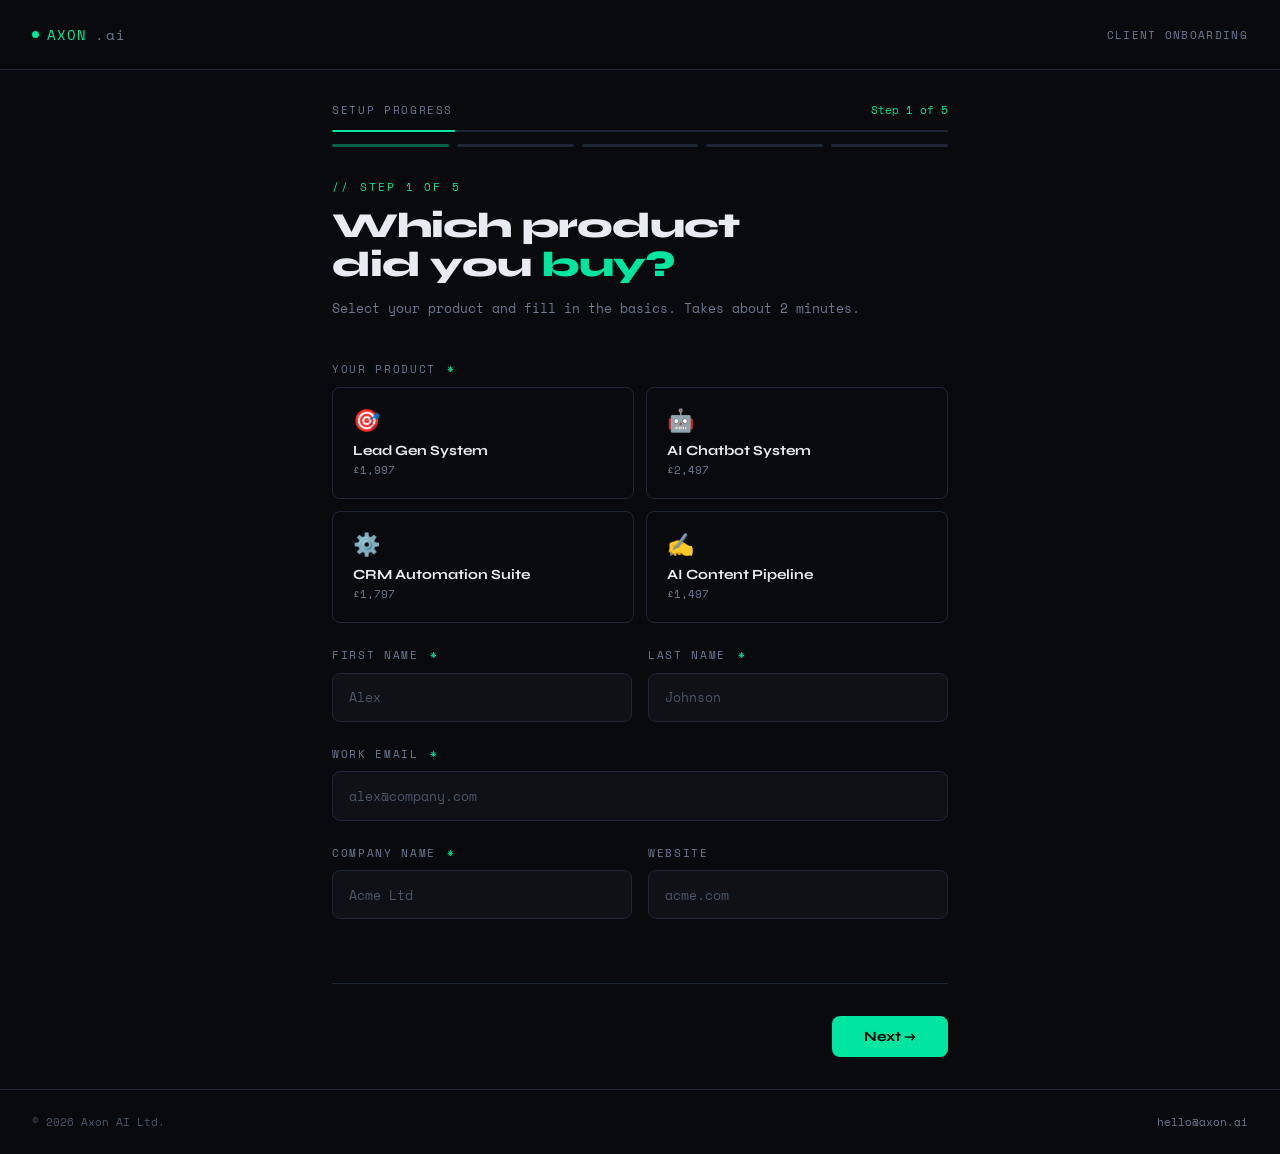
<file: onboarding.html>
<!DOCTYPE html>
<html lang="en">
<head>
<meta charset="UTF-8">
<meta name="viewport" content="width=device-width, initial-scale=1.0">
<title>AXON.ai — Client Onboarding</title>
<link rel="preconnect" href="https://fonts.googleapis.com">
<link href="https://fonts.googleapis.com/css2?family=Space+Mono:wght@400;700&family=Syne:wght@400;600;700;800&display=swap" rel="stylesheet">
<style>
*{margin:0;padding:0;box-sizing:border-box;}
:root{
  --black:#080A0E;--surface:#0F1117;--surface2:#161B24;
  --border:#1E2535;--border2:#2A3347;--accent:#00E5A0;
  --accent-dim:rgba(0,229,160,0.08);--accent-border:rgba(0,229,160,0.25);
  --text:#E8EBF2;--muted:#6B7892;--muted2:#4A5568;
  --mono:'Space Mono',monospace;--sans:'Syne',sans-serif;--r:8px;
}
html{scroll-behavior:smooth;}
body{background:var(--black);color:var(--text);font-family:var(--sans);min-height:100vh;display:flex;flex-direction:column;}
header{padding:1.5rem 2rem;border-bottom:1px solid var(--border);display:flex;align-items:center;justify-content:space-between;}
.logo{font-family:var(--mono);font-size:14px;color:var(--accent);letter-spacing:.08em;display:flex;align-items:center;gap:8px;}
.logo-dot{width:7px;height:7px;border-radius:50%;background:var(--accent);animation:pulse 2s infinite;}
@keyframes pulse{0%,100%{opacity:1;}50%{opacity:.3;}}
.logo span{color:var(--muted);}
.header-label{font-family:var(--mono);font-size:11px;color:var(--muted);letter-spacing:.12em;text-transform:uppercase;}
.progress-wrap{padding:2rem 2rem 0;max-width:680px;margin:0 auto;width:100%;}
.progress-header{display:flex;justify-content:space-between;margin-bottom:.75rem;}
.progress-label{font-family:var(--mono);font-size:11px;letter-spacing:.15em;text-transform:uppercase;color:var(--muted);}
.progress-count{font-family:var(--mono);font-size:11px;color:var(--accent);}
.progress-bar{height:2px;background:var(--border);border-radius:2px;overflow:hidden;}
.progress-fill{height:100%;background:var(--accent);border-radius:2px;transition:width .4s ease;}
.steps-dots{display:flex;gap:.5rem;margin-top:.75rem;}
.step-dot{flex:1;height:3px;border-radius:2px;background:var(--border);transition:background .3s;}
.step-dot.done{background:var(--accent);}
.step-dot.active{background:rgba(0,229,160,.4);}
main{flex:1;padding:2rem;max-width:680px;margin:0 auto;width:100%;}
.step{display:none;animation:fadeIn .3s ease;}
.step.active{display:block;}
@keyframes fadeIn{from{opacity:0;transform:translateY(8px);}to{opacity:1;transform:translateY(0);}}
.step-eyebrow{font-family:var(--mono);font-size:11px;letter-spacing:.2em;text-transform:uppercase;color:var(--accent);margin-bottom:.75rem;}
.step-title{font-size:clamp(1.6rem,4vw,2.2rem);font-weight:800;letter-spacing:-.025em;line-height:1.1;margin-bottom:.75rem;}
.step-title em{font-style:normal;color:var(--accent);}
.step-sub{font-family:var(--mono);font-size:13px;color:var(--muted);line-height:1.9;margin-bottom:2.5rem;}
.field{margin-bottom:1.5rem;}
.field label{display:block;font-family:var(--mono);font-size:11px;letter-spacing:.15em;text-transform:uppercase;color:var(--muted);margin-bottom:.6rem;}
.req{color:var(--accent);margin-left:3px;}
.field input,.field textarea,.field select{width:100%;background:var(--surface);border:1px solid var(--border);border-radius:var(--r);padding:.85rem 1rem;color:var(--text);font-family:var(--mono);font-size:13px;outline:none;transition:border-color .2s,background .2s;-webkit-appearance:none;}
.field input:focus,.field textarea:focus,.field select:focus{border-color:rgba(0,229,160,.5);background:var(--surface2);}
.field input::placeholder,.field textarea::placeholder{color:var(--muted2);}
.field textarea{resize:vertical;min-height:100px;line-height:1.7;}
.field select{cursor:pointer;background-image:url("data:image/svg+xml,%3Csvg xmlns='http://www.w3.org/2000/svg' width='12' height='8' viewBox='0 0 12 8'%3E%3Cpath d='M1 1l5 5 5-5' stroke='%236B7892' stroke-width='1.5' fill='none'/%3E%3C/svg%3E");background-repeat:no-repeat;background-position:right 1rem center;padding-right:2.5rem;}
.field select option{background:var(--surface2);}
.field-row{display:grid;grid-template-columns:1fr 1fr;gap:1rem;}
.field-hint{font-family:var(--mono);font-size:11px;color:var(--muted2);margin-top:.4rem;line-height:1.7;}
.field-error{font-family:var(--mono);font-size:11px;color:#E24B4A;margin-top:.4rem;display:none;}
.field.has-error input,.field.has-error textarea,.field.has-error select{border-color:#E24B4A;}
.field.has-error .field-error{display:block;}
.check-group{display:flex;flex-direction:column;gap:.5rem;}
.check-item{display:flex;align-items:center;gap:.75rem;padding:.75rem 1rem;border:1px solid var(--border);border-radius:var(--r);cursor:pointer;transition:all .2s;user-select:none;}
.check-item:hover{border-color:var(--border2);background:var(--surface2);}
.check-item.checked{border-color:var(--accent-border);background:var(--accent-dim);}
.check-box{width:18px;height:18px;border:1px solid var(--border2);border-radius:4px;flex-shrink:0;display:flex;align-items:center;justify-content:center;transition:all .2s;}
.check-item.checked .check-box{background:var(--accent);border-color:var(--accent);}
.check-tick{display:none;color:#000;font-size:10px;font-weight:700;}
.check-item.checked .check-tick{display:block;}
.check-label{font-family:var(--mono);font-size:13px;color:var(--muted);}
.check-item.checked .check-label{color:var(--text);}
.radio-group{display:grid;grid-template-columns:1fr 1fr;gap:.75rem;}
.radio-card{padding:1rem 1.25rem;border:1px solid var(--border);border-radius:var(--r);cursor:pointer;transition:all .2s;user-select:none;}
.radio-card:hover{border-color:var(--border2);}
.radio-card.selected{border-color:var(--accent);background:var(--accent-dim);}
.radio-card-label{font-family:var(--mono);font-size:13px;color:var(--muted);}
.radio-card.selected .radio-card-label{color:var(--accent);}
.product-cards{display:grid;grid-template-columns:1fr 1fr;gap:.75rem;}
.product-card{padding:1.25rem;border:1px solid var(--border);border-radius:var(--r);cursor:pointer;transition:all .2s;position:relative;user-select:none;}
.product-card:hover{border-color:var(--border2);}
.product-card.selected{border-color:var(--accent);background:var(--accent-dim);}
.pc-tick{position:absolute;top:.75rem;right:.75rem;width:20px;height:20px;border-radius:50%;background:var(--accent);display:none;align-items:center;justify-content:center;font-size:10px;color:#000;font-weight:700;}
.product-card.selected .pc-tick{display:flex;}
.pc-emoji{font-size:22px;margin-bottom:.5rem;}
.pc-name{font-size:14px;font-weight:700;margin-bottom:.2rem;}
.pc-price{font-family:var(--mono);font-size:11px;color:var(--muted);}
.nav-buttons{display:flex;justify-content:space-between;align-items:center;margin-top:2.5rem;padding-top:2rem;border-top:1px solid var(--border);}
.btn-back{background:transparent;border:1px solid var(--border2);color:var(--muted);padding:.75rem 1.5rem;border-radius:var(--r);font-family:var(--sans);font-size:14px;cursor:pointer;transition:all .2s;}
.btn-back:hover{border-color:var(--muted);color:var(--text);}
.btn-next,.btn-submit{background:var(--accent);color:#000;padding:.75rem 2rem;border-radius:var(--r);font-family:var(--sans);font-size:14px;font-weight:700;cursor:pointer;border:none;transition:all .2s;}
.btn-next:hover,.btn-submit:hover{opacity:.88;transform:translateY(-1px);}
.btn-submit{width:100%;padding:1rem;font-size:15px;margin-top:1.5rem;}
.review-row{display:flex;gap:1rem;padding:.75rem 0;border-bottom:1px solid var(--border);}
.review-row:last-child{border-bottom:none;}
.review-label{font-family:var(--mono);font-size:11px;letter-spacing:.1em;text-transform:uppercase;color:var(--muted);width:120px;flex-shrink:0;margin-top:2px;}
.review-val{font-family:var(--mono);font-size:12px;color:var(--text);line-height:1.7;}
.success-screen{display:none;text-align:center;padding:4rem 2rem;animation:fadeIn .4s ease;}
.success-screen.show{display:block;}
.success-icon{font-size:56px;margin-bottom:1.5rem;}
.success-title{font-size:2rem;font-weight:800;letter-spacing:-.025em;margin-bottom:.75rem;}
.success-title em{font-style:normal;color:var(--accent);}
.success-sub{font-family:var(--mono);font-size:13px;color:var(--muted);line-height:1.9;max-width:420px;margin:0 auto 2rem;}
.next-steps{text-align:left;border:1px solid var(--border);border-radius:var(--r);padding:1.5rem;max-width:420px;margin:0 auto;}
.ns-item{display:flex;gap:1rem;padding:.75rem 0;border-bottom:1px solid var(--border);}
.ns-item:last-child{border-bottom:none;}
.ns-num{width:22px;height:22px;border-radius:50%;background:var(--accent-dim);border:1px solid var(--accent-border);display:flex;align-items:center;justify-content:center;font-family:var(--mono);font-size:10px;color:var(--accent);flex-shrink:0;margin-top:2px;}
.ns-text{font-family:var(--mono);font-size:12px;color:var(--muted);line-height:1.8;}
.ns-text strong{color:var(--text);font-weight:400;}
footer{padding:1.5rem 2rem;border-top:1px solid var(--border);display:flex;justify-content:space-between;align-items:center;}
footer p{font-family:var(--mono);font-size:11px;color:var(--muted2);}
footer a{font-family:var(--mono);font-size:11px;color:var(--muted);text-decoration:none;}
footer a:hover{color:var(--accent);}
.sending-overlay{display:none;position:fixed;inset:0;background:rgba(8,10,14,.85);z-index:100;align-items:center;justify-content:center;flex-direction:column;gap:1rem;}
.sending-overlay.show{display:flex;}
.spinner{width:32px;height:32px;border:2px solid var(--border);border-top-color:var(--accent);border-radius:50%;animation:spin .8s linear infinite;}
@keyframes spin{to{transform:rotate(360deg);}}
.sending-text{font-family:var(--mono);font-size:13px;color:var(--muted);}
@media(max-width:600px){.field-row,.radio-group,.product-cards{grid-template-columns:1fr;}main,footer{padding:1.5rem;}.progress-wrap{padding:1.5rem 1.5rem 0;}}
</style>
</head>
<body>

<header>
  <div class="logo"><div class="logo-dot"></div>AXON<span>.ai</span></div>
  <div class="header-label">Client Onboarding</div>
</header>

<div class="progress-wrap">
  <div class="progress-header">
    <span class="progress-label">Setup progress</span>
    <span class="progress-count" id="progress-count">Step 1 of 5</span>
  </div>
  <div class="progress-bar"><div class="progress-fill" id="progress-fill" style="width:20%"></div></div>
  <div class="steps-dots" id="steps-dots">
    <div class="step-dot active"></div><div class="step-dot"></div>
    <div class="step-dot"></div><div class="step-dot"></div><div class="step-dot"></div>
  </div>
</div>

<main>

  <!-- STEP 1: PRODUCT + BASICS -->
  <div class="step active" id="step-1">
    <div class="step-eyebrow">// Step 1 of 5</div>
    <h2 class="step-title">Which product<br>did you <em>buy?</em></h2>
    <p class="step-sub">Select your product and fill in the basics. Takes about 2 minutes.</p>

    <div class="field" id="field-product">
      <label>Your product <span class="req">*</span></label>
      <div class="product-cards">
        <div class="product-card" onclick="selectProduct(this,'lead-gen')">
          <div class="pc-tick">✓</div>
          <div class="pc-emoji">🎯</div>
          <div class="pc-name">Lead Gen System</div>
          <div class="pc-price">£1,997</div>
        </div>
        <div class="product-card" onclick="selectProduct(this,'chatbot')">
          <div class="pc-tick">✓</div>
          <div class="pc-emoji">🤖</div>
          <div class="pc-name">AI Chatbot System</div>
          <div class="pc-price">£2,497</div>
        </div>
        <div class="product-card" onclick="selectProduct(this,'crm')">
          <div class="pc-tick">✓</div>
          <div class="pc-emoji">⚙️</div>
          <div class="pc-name">CRM Automation Suite</div>
          <div class="pc-price">£1,797</div>
        </div>
        <div class="product-card" onclick="selectProduct(this,'content')">
          <div class="pc-tick">✓</div>
          <div class="pc-emoji">✍️</div>
          <div class="pc-name">AI Content Pipeline</div>
          <div class="pc-price">£1,497</div>
        </div>
      </div>
      <div class="field-error">Please select your product</div>
    </div>

    <div class="field-row">
      <div class="field" id="field-fname">
        <label>First name <span class="req">*</span></label>
        <input type="text" id="fname" placeholder="Alex">
        <div class="field-error">Required</div>
      </div>
      <div class="field" id="field-lname">
        <label>Last name <span class="req">*</span></label>
        <input type="text" id="lname" placeholder="Johnson">
        <div class="field-error">Required</div>
      </div>
    </div>
    <div class="field" id="field-email">
      <label>Work email <span class="req">*</span></label>
      <input type="email" id="email" placeholder="alex@company.com">
      <div class="field-error">Please enter a valid email</div>
    </div>
    <div class="field-row">
      <div class="field" id="field-company">
        <label>Company name <span class="req">*</span></label>
        <input type="text" id="company" placeholder="Acme Ltd">
        <div class="field-error">Required</div>
      </div>
      <div class="field">
        <label>Website</label>
        <input type="text" id="website" placeholder="acme.com">
      </div>
    </div>

    <div class="nav-buttons">
      <div></div>
      <button class="btn-next" onclick="nextStep(1)">Next →</button>
    </div>
  </div>

  <!-- STEP 2: YOUR BUSINESS -->
  <div class="step" id="step-2">
    <div class="step-eyebrow">// Step 2 of 5</div>
    <h2 class="step-title">About your<br><em>business.</em></h2>
    <p class="step-sub">The more specific you are, the more precisely we can configure your system.</p>

    <div class="field" id="field-desc">
      <label>What does your company do? <span class="req">*</span></label>
      <textarea id="company-desc" placeholder="e.g. We're a B2B SaaS company that helps HR teams automate employee onboarding. We sell to HR Directors at companies with 50-500 employees..."></textarea>
      <div class="field-hint">2–3 sentences. What you sell and who buys it.</div>
      <div class="field-error">Required</div>
    </div>
    <div class="field" id="field-icp">
      <label>Who is your ideal customer? <span class="req">*</span></label>
      <textarea id="ideal-customer" placeholder="e.g. HR Directors and VPs at UK tech companies with 50-200 employees, using HubSpot, who've recently raised funding..."></textarea>
      <div class="field-hint">Job title, company size, industry, location, any signals.</div>
      <div class="field-error">Required</div>
    </div>
    <div class="field" id="field-problem">
      <label>What problem are you solving? <span class="req">*</span></label>
      <textarea id="main-problem" placeholder="e.g. Our SDRs spend 3 hours a day manually researching leads. We're missing hot leads because research takes too long and personalisation is inconsistent..."></textarea>
      <div class="field-error">Required</div>
    </div>

    <div class="nav-buttons">
      <button class="btn-back" onclick="prevStep(2)">← Back</button>
      <button class="btn-next" onclick="nextStep(2)">Next →</button>
    </div>
  </div>

  <!-- STEP 3: TOOLS + PRODUCT-SPECIFIC -->
  <div class="step" id="step-3">
    <div class="step-eyebrow">// Step 3 of 5</div>
    <h2 class="step-title">Your current<br><em>tools.</em></h2>
    <p class="step-sub">We build around your existing stack — no forced migrations.</p>

    <div class="field">
      <label>Which tools do you use? (select all)</label>
      <div class="check-group">
        <div class="check-item" onclick="toggleCheck(this,'hubspot')"><div class="check-box"><span class="check-tick">✓</span></div><span class="check-label">HubSpot</span></div>
        <div class="check-item" onclick="toggleCheck(this,'salesforce')"><div class="check-box"><span class="check-tick">✓</span></div><span class="check-label">Salesforce</span></div>
        <div class="check-item" onclick="toggleCheck(this,'pipedrive')"><div class="check-box"><span class="check-tick">✓</span></div><span class="check-label">Pipedrive</span></div>
        <div class="check-item" onclick="toggleCheck(this,'notion')"><div class="check-box"><span class="check-tick">✓</span></div><span class="check-label">Notion</span></div>
        <div class="check-item" onclick="toggleCheck(this,'slack')"><div class="check-box"><span class="check-tick">✓</span></div><span class="check-label">Slack</span></div>
        <div class="check-item" onclick="toggleCheck(this,'gmail')"><div class="check-box"><span class="check-tick">✓</span></div><span class="check-label">Gmail / Google Workspace</span></div>
        <div class="check-item" onclick="toggleCheck(this,'wordpress')"><div class="check-box"><span class="check-tick">✓</span></div><span class="check-label">WordPress</span></div>
        <div class="check-item" onclick="toggleCheck(this,'webflow')"><div class="check-box"><span class="check-tick">✓</span></div><span class="check-label">Webflow</span></div>
        <div class="check-item" onclick="toggleCheck(this,'shopify')"><div class="check-box"><span class="check-tick">✓</span></div><span class="check-label">Shopify</span></div>
        <div class="check-item" onclick="toggleCheck(this,'airtable')"><div class="check-box"><span class="check-tick">✓</span></div><span class="check-label">Airtable</span></div>
      </div>
    </div>
    <div class="field">
      <label>Other tools?</label>
      <input type="text" id="other-tools" placeholder="e.g. ActiveCampaign, Intercom, Monday.com">
    </div>

    <!-- LEAD GEN SPECIFIC -->
    <div id="section-leadgen" style="display:none;">
      <div class="field-row">
        <div class="field" id="field-titles">
          <label>Target job titles <span class="req">*</span></label>
          <input type="text" id="target-titles" placeholder="e.g. VP Sales, Head of Marketing">
          <div class="field-error">Required for Lead Gen</div>
        </div>
        <div class="field">
          <label>Target company size</label>
          <select id="target-size">
            <option value="">Select...</option>
            <option>1–10</option><option>11–50</option>
            <option>51–200</option><option>201–500</option><option>500+</option>
          </select>
        </div>
      </div>
      <div class="field">
        <label>Target locations</label>
        <input type="text" id="target-locations" placeholder="e.g. United Kingdom, Ireland, DACH">
      </div>
    </div>

    <!-- CHATBOT SPECIFIC -->
    <div id="section-chatbot" style="display:none;">
      <div class="field">
        <label>Where should the chatbot live?</label>
        <div class="check-group">
          <div class="check-item" onclick="toggleCheck(this,'website-embed')"><div class="check-box"><span class="check-tick">✓</span></div><span class="check-label">Website (embed widget)</span></div>
          <div class="check-item" onclick="toggleCheck(this,'slack-bot')"><div class="check-box"><span class="check-tick">✓</span></div><span class="check-label">Slack (internal team bot)</span></div>
          <div class="check-item" onclick="toggleCheck(this,'whatsapp')"><div class="check-box"><span class="check-tick">✓</span></div><span class="check-label">WhatsApp</span></div>
        </div>
      </div>
      <div class="field">
        <label>Preferred bot name</label>
        <input type="text" id="bot-name" placeholder="e.g. Aria, Max — or leave blank for a suggestion">
      </div>
      <div class="field">
        <label>What should the bot NEVER do?</label>
        <textarea id="bot-restrictions" placeholder="e.g. Never discuss pricing, never make promises about timelines, never mention competitors..."></textarea>
      </div>
    </div>

    <!-- CRM SPECIFIC -->
    <div id="section-crm" style="display:none;">
      <div class="field-row">
        <div class="field">
          <label>Which CRM?</label>
          <select id="crm-type">
            <option value="">Select...</option>
            <option>HubSpot</option><option>Salesforce</option>
            <option>Pipedrive</option><option>Notion</option><option>Other</option>
          </select>
        </div>
        <div class="field">
          <label>Weekly lead volume</label>
          <select id="lead-volume">
            <option value="">Select...</option>
            <option>Under 10</option><option>10–50</option>
            <option>50–200</option><option>200+</option>
          </select>
        </div>
      </div>
      <div class="field">
        <label>How many sales reps need leads assigned?</label>
        <input type="number" id="rep-count" placeholder="e.g. 3">
      </div>
      <div class="field">
        <label>Weekly report recipients (email addresses)</label>
        <input type="text" id="report-recipients" placeholder="e.g. ceo@company.com, sales@company.com">
      </div>
    </div>

    <!-- CONTENT SPECIFIC -->
    <div id="section-content" style="display:none;">
      <div class="field-row">
        <div class="field">
          <label>Which CMS?</label>
          <select id="cms-type">
            <option value="">Select...</option>
            <option>WordPress</option><option>Webflow</option>
            <option>Shopify</option><option>Ghost</option><option>Other</option>
          </select>
        </div>
        <div class="field">
          <label>SEO target country</label>
          <input type="text" id="seo-country" placeholder="e.g. United Kingdom">
        </div>
      </div>
      <div class="field">
        <label>Monthly content volume needed</label>
        <select id="content-volume">
          <option value="">Select...</option>
          <option>4 pieces/month</option><option>8 pieces/month</option>
          <option>12 pieces/month</option><option>20+ pieces/month</option>
        </select>
      </div>
      <div class="field">
        <label>Links to your 5 best existing blog posts</label>
        <textarea id="existing-content" placeholder="Paste URLs here — we use these to train the AI on your brand voice"></textarea>
      </div>
    </div>

    <div class="nav-buttons">
      <button class="btn-back" onclick="prevStep(3)">← Back</button>
      <button class="btn-next" onclick="nextStep(3)">Next →</button>
    </div>
  </div>

  <!-- STEP 4: GOALS -->
  <div class="step" id="step-4">
    <div class="step-eyebrow">// Step 4 of 5</div>
    <h2 class="step-title">Goals and<br><em>expectations.</em></h2>
    <p class="step-sub">Helps us set the right targets and configure the right defaults.</p>

    <div class="field" id="field-success">
      <label>What does success look like in 30 days? <span class="req">*</span></label>
      <textarea id="success-metric" placeholder="e.g. 50 qualified leads per week in HubSpot with personalised first lines ready, without my team doing any manual research..."></textarea>
      <div class="field-hint">Numbers are better than feelings. Be specific.</div>
      <div class="field-error">Required</div>
    </div>

    <div class="field">
      <label>How urgent is this?</label>
      <div class="radio-group">
        <div class="radio-card" onclick="selectRadio(this,'urgency','asap')"><div class="radio-card-label">ASAP — blocking us now</div></div>
        <div class="radio-card" onclick="selectRadio(this,'urgency','soon')"><div class="radio-card-label">Within 2 weeks</div></div>
        <div class="radio-card" onclick="selectRadio(this,'urgency','planned')"><div class="radio-card-label">Part of a larger rollout</div></div>
        <div class="radio-card" onclick="selectRadio(this,'urgency','exploring')"><div class="radio-card-label">No hard deadline</div></div>
      </div>
    </div>

    <div class="field">
      <label>Tried to automate this before?</label>
      <textarea id="previous-attempts" placeholder="e.g. We tried Zapier but it couldn't handle conditional logic. We looked at a VA but quality was inconsistent..."></textarea>
      <div class="field-hint">Optional — helps us avoid repeating what didn't work.</div>
    </div>

    <div class="field">
      <label>Anything else we should know?</label>
      <textarea id="extra-notes" placeholder="Constraints, preferences, things to avoid, specific integrations..."></textarea>
    </div>

    <div class="nav-buttons">
      <button class="btn-back" onclick="prevStep(4)">← Back</button>
      <button class="btn-next" onclick="nextStep(4)">Next →</button>
    </div>
  </div>

  <!-- STEP 5: REVIEW + SUBMIT -->
  <div class="step" id="step-5">
    <div class="step-eyebrow">// Step 5 of 5</div>
    <h2 class="step-title">Review and<br><em>submit.</em></h2>
    <p class="step-sub">Check everything looks right. Your AI build plan will be generated within 2 hours of submission.</p>

    <div style="border:1px solid var(--border);border-radius:var(--r);padding:1.5rem;margin-bottom:1.5rem;" id="review-box"></div>

    <div style="border:1px solid var(--accent-border);border-radius:var(--r);padding:1.25rem;background:var(--accent-dim);margin-bottom:1.5rem;">
      <div style="font-family:var(--mono);font-size:11px;letter-spacing:.15em;text-transform:uppercase;color:var(--accent);margin-bottom:.75rem;">// What happens next</div>
      <div style="display:flex;flex-direction:column;gap:.75rem;">
        <div style="display:flex;gap:.75rem;"><span style="font-family:var(--mono);font-size:11px;color:var(--accent);width:20px;flex-shrink:0;">01</span><span style="font-family:var(--mono);font-size:12px;color:var(--muted);line-height:1.8;">AI generates your complete build plan — emailed to you within 2 hours.</span></div>
        <div style="display:flex;gap:.75rem;"><span style="font-family:var(--mono);font-size:11px;color:var(--accent);width:20px;flex-shrink:0;">02</span><span style="font-family:var(--mono);font-size:12px;color:var(--muted);line-height:1.8;">One-click to approve the plan. Takes 2 minutes.</span></div>
        <div style="display:flex;gap:.75rem;"><span style="font-family:var(--mono);font-size:11px;color:var(--accent);width:20px;flex-shrink:0;">03</span><span style="font-family:var(--mono);font-size:12px;color:var(--muted);line-height:1.8;">We send a simple access request. Submit your tool credentials. Build starts same day.</span></div>
      </div>
    </div>

    <div class="check-item" onclick="toggleCheck(this,'consent')" id="consent-item" style="margin-bottom:1.5rem;">
      <div class="check-box"><span class="check-tick">✓</span></div>
      <span class="check-label" style="font-size:12px;line-height:1.8;">I confirm this information is accurate and I'm ready to proceed. I understand the build timeline starts when I submit my access credentials.</span>
    </div>

    <div class="nav-buttons">
      <button class="btn-back" onclick="prevStep(5)">← Back</button>
      <button class="btn-submit" onclick="submitForm()">Submit onboarding form →</button>
    </div>
  </div>

  <!-- SUCCESS -->
  <div class="success-screen" id="success-screen">
    <div class="success-icon">⚡</div>
    <h2 class="success-title">You're all<br><em>set.</em></h2>
    <p class="success-sub">Received. Your AI build plan will be in your inbox within 2 hours.</p>
    <div class="next-steps">
      <div class="ns-item"><div class="ns-num">1</div><div class="ns-text"><strong>Check your inbox</strong> — build plan arriving within 2 hours</div></div>
      <div class="ns-item"><div class="ns-num">2</div><div class="ns-text"><strong>Review and approve</strong> — one click, 2 minutes</div></div>
      <div class="ns-item"><div class="ns-num">3</div><div class="ns-text"><strong>Submit access credentials</strong> — we'll guide you step by step</div></div>
      <div class="ns-item"><div class="ns-num">4</div><div class="ns-text"><strong>Build starts</strong> — updates sent throughout</div></div>
    </div>
  </div>

</main>

<footer>
  <p>© 2026 Axon AI Ltd.</p>
  <a href="mailto:hello@axon.ai">hello@axon.ai</a>
</footer>

<div class="sending-overlay" id="sending-overlay">
  <div class="spinner"></div>
  <div class="sending-text">Submitting your form...</div>
</div>

<script>
// ─────────────────────────────────────────────
// CONFIG — replace this with your Make/n8n webhook URL
const WEBHOOK_URL = 'YOUR_MAKE_WEBHOOK_URL_HERE';
// ─────────────────────────────────────────────

let currentStep = 1;
let selectedProduct = '';
let selectedUrgency = '';
let checkedTools = [];
let checkedBotChannels = [];

// ── PRODUCT SELECT ──
function selectProduct(el, product) {
  document.querySelectorAll('.product-card').forEach(c => c.classList.remove('selected'));
  el.classList.add('selected');
  selectedProduct = product;
  document.getElementById('field-product').classList.remove('has-error');
  ['section-leadgen','section-chatbot','section-crm','section-content'].forEach(id => {
    document.getElementById(id).style.display = 'none';
  });
  const map = {'lead-gen':'leadgen','chatbot':'chatbot','crm':'crm','content':'content'};
  if (map[product]) document.getElementById('section-' + map[product]).style.display = 'block';
}

// ── CHECKBOX ──
function toggleCheck(el, val) {
  el.classList.toggle('checked');
  if (val === 'consent') return;
  const isBot = ['website-embed','slack-bot','whatsapp'].includes(val);
  const arr = isBot ? checkedBotChannels : checkedTools;
  const idx = arr.indexOf(val);
  if (idx > -1) arr.splice(idx, 1);
  else arr.push(val);
}

// ── RADIO ──
function selectRadio(el, name, val) {
  document.querySelectorAll(`[data-radio="${name}"]`).forEach(r => r.classList.remove('selected'));
  el.setAttribute('data-radio', name);
  document.querySelectorAll('.radio-card').forEach(r => {
    if (r.getAttribute('data-radio') === name) r.classList.remove('selected');
  });
  el.classList.add('selected');
  if (name === 'urgency') selectedUrgency = val;
}

// ── VALIDATION ──
function validate(step) {
  let ok = true;
  const require = (id, fieldId) => {
    const el = document.getElementById(id);
    const field = document.getElementById(fieldId || ('field-' + id));
    if (!el || !el.value.trim()) { if(field) field.classList.add('has-error'); ok = false; }
    else if(field) field.classList.remove('has-error');
  };
  if (step === 1) {
    if (!selectedProduct) { document.getElementById('field-product').classList.add('has-error'); ok = false; }
    require('fname','field-fname'); require('lname','field-lname'); require('company','field-company');
    const em = document.getElementById('email');
    const ef = document.getElementById('field-email');
    if (!em.value.trim() || !/^[^\s@]+@[^\s@]+\.[^\s@]+$/.test(em.value)) { ef.classList.add('has-error'); ok = false; }
    else ef.classList.remove('has-error');
  }
  if (step === 2) {
    require('company-desc','field-desc');
    require('ideal-customer','field-icp');
    require('main-problem','field-problem');
  }
  if (step === 3 && selectedProduct === 'lead-gen') {
    require('target-titles','field-titles');
  }
  if (step === 4) require('success-metric','field-success');
  return ok;
}

// ── NAVIGATION ──
function nextStep(from) {
  if (!validate(from)) {
    document.querySelector(`#step-${from} .has-error`)?.scrollIntoView({behavior:'smooth',block:'center'});
    return;
  }
  if (from === 4) buildReview();
  goTo(from + 1);
}
function prevStep(from) { goTo(from - 1); }
function goTo(n) {
  document.getElementById(`step-${currentStep}`).classList.remove('active');
  currentStep = n;
  document.getElementById(`step-${currentStep}`).classList.add('active');
  updateProgress();
  window.scrollTo({top:0,behavior:'smooth'});
}
function updateProgress() {
  document.getElementById('progress-fill').style.width = (currentStep / 5 * 100) + '%';
  document.getElementById('progress-count').textContent = `Step ${currentStep} of 5`;
  document.querySelectorAll('.step-dot').forEach((d,i) => {
    d.classList.remove('active','done');
    if (i < currentStep - 1) d.classList.add('done');
    else if (i === currentStep - 1) d.classList.add('active');
  });
}

// ── REVIEW BOX ──
function buildReview() {
  const names = {'lead-gen':'Lead Gen System','chatbot':'AI Chatbot System','crm':'CRM Automation Suite','content':'AI Content Pipeline'};
  const tools = checkedTools.length ? checkedTools.join(', ') : 'None selected';
  const rows = [
    ['Product', names[selectedProduct] || selectedProduct],
    ['Name', g('fname') + ' ' + g('lname')],
    ['Email', g('email')],
    ['Company', g('company') + (g('website') ? ' · ' + g('website') : '')],
    ['Tools', tools],
    ['Problem', trunc(g('main-problem'), 100)],
    ['Success metric', trunc(g('success-metric'), 100)],
    ['Urgency', selectedUrgency || 'Not specified'],
  ];
  document.getElementById('review-box').innerHTML =
    '<div style="font-family:var(--mono);font-size:11px;letter-spacing:.15em;text-transform:uppercase;color:var(--muted);margin-bottom:1rem;">// Your submission</div>' +
    rows.map(([l,v]) => `<div class="review-row"><div class="review-label">${l}</div><div class="review-val">${v||'—'}</div></div>`).join('');
}
function g(id) { const el = document.getElementById(id); return el ? el.value.trim() : ''; }
function trunc(s, n) { return s.length > n ? s.substring(0,n) + '...' : s; }

// ── SUBMIT ──
async function submitForm() {
  if (!document.getElementById('consent-item').classList.contains('checked')) {
    alert('Please confirm the checkbox before submitting.');
    return;
  }
  document.getElementById('sending-overlay').classList.add('show');

  const payload = {
    submitted_at: new Date().toISOString(),
    product: selectedProduct,
    first_name: g('fname'),
    last_name: g('lname'),
    email: g('email'),
    company: g('company'),
    website: g('website'),
    company_description: g('company-desc'),
    ideal_customer: g('ideal-customer'),
    main_problem: g('main-problem'),
    tools_used: checkedTools,
    other_tools: g('other-tools'),
    success_metric: g('success-metric'),
    urgency: selectedUrgency,
    previous_attempts: g('previous-attempts'),
    extra_notes: g('extra-notes'),
    // Lead Gen specific
    target_titles: g('target-titles'),
    target_size: g('target-size'),
    target_locations: g('target-locations'),
    // Chatbot specific
    bot_channels: checkedBotChannels,
    bot_name: g('bot-name'),
    bot_restrictions: g('bot-restrictions'),
    // CRM specific
    crm_type: g('crm-type'),
    lead_volume: g('lead-volume'),
    rep_count: g('rep-count'),
    report_recipients: g('report-recipients'),
    // Content specific
    cms_type: g('cms-type'),
    seo_country: g('seo-country'),
    content_volume: g('content-volume'),
    existing_content: g('existing-content'),
  };

  try {
    await fetch(WEBHOOK_URL, {
      method: 'POST',
      headers: { 'Content-Type': 'application/json' },
      mode: 'no-cors',
      body: JSON.stringify(payload)
    });
  } catch(e) {
    console.log('Webhook sent (no-cors mode)');
  }

  document.getElementById('sending-overlay').classList.remove('show');
  document.getElementById(`step-${currentStep}`).classList.remove('active');
  document.querySelector('.progress-wrap').style.display = 'none';
  document.getElementById('success-screen').classList.add('show');
}
</script>
</body>
</html>
</file>
<file: styles.css>
@import url('https://fonts.googleapis.com/css2?family=Space+Mono:ital,wght@0,400;0,700;1,400&family=Syne:wght@400;600;700;800&display=swap');

*{margin:0;padding:0;box-sizing:border-box;}
:root{
  --black:#080A0E;
  --surface:#0F1117;
  --surface2:#161B24;
  --border:#1E2535;
  --border2:#2A3347;
  --accent:#00E5A0;
  --accent-dim:rgba(0,229,160,0.1);
  --accent-border:rgba(0,229,160,0.25);
  --text:#E8EBF2;
  --muted:#6B7892;
  --muted2:#4A5568;
  --mono:'Space Mono',monospace;
  --sans:'Syne',sans-serif;
  --r:6px;--rl:10px;
}
html{scroll-behavior:smooth;}
body{background:var(--black);color:var(--text);font-family:var(--sans);overflow-x:hidden;line-height:1.6;}
a{color:inherit;text-decoration:none;}
button{font-family:var(--sans);}

/* NAV */
nav{position:fixed;top:0;left:0;right:0;z-index:200;display:flex;align-items:center;justify-content:space-between;padding:1.25rem 4rem;border-bottom:1px solid transparent;transition:all .3s;}
nav.scrolled{border-color:var(--border);background:rgba(8,10,14,.93);backdrop-filter:blur(16px);}
.logo{font-family:var(--mono);font-size:15px;color:var(--accent);letter-spacing:.08em;display:flex;align-items:center;gap:8px;cursor:pointer;}
.logo-dot{width:8px;height:8px;border-radius:50%;background:var(--accent);animation:pulse 2s infinite;}
@keyframes pulse{0%,100%{opacity:1;}50%{opacity:.4;}}
.logo span{color:var(--muted);}
nav ul{display:flex;gap:2rem;list-style:none;align-items:center;}
nav a{font-size:13px;letter-spacing:.05em;color:var(--muted);transition:color .2s;cursor:pointer;}
nav a:hover,nav a.active{color:var(--text);}
.nav-cta{background:var(--accent)!important;color:#000!important;padding:.55rem 1.4rem;border-radius:var(--r);font-weight:700;font-size:13px!important;}
.hamburger{display:none;flex-direction:column;gap:5px;cursor:pointer;padding:4px;}
.hamburger span{width:22px;height:1.5px;background:var(--text);transition:all .3s;}

/* PAGES */
.page{display:none;}
.page.active{display:block;}

/* BUTTONS */
.btn{display:inline-flex;align-items:center;gap:8px;padding:1rem 2rem;border-radius:var(--r);font-weight:700;font-size:14px;cursor:pointer;border:none;transition:all .2s;}
.btn-primary{background:var(--accent);color:#000;}
.btn-primary:hover{opacity:.87;transform:translateY(-1px);}
.btn-ghost{background:transparent;border:1px solid var(--border2);color:var(--text);}
.btn-ghost:hover{border-color:var(--muted);transform:translateY(-1px);}
.btn-sm{padding:.6rem 1.25rem;font-size:13px;}

/* HERO */
.hero{min-height:100vh;display:flex;flex-direction:column;justify-content:center;padding:9rem 4rem 5rem;position:relative;overflow:hidden;}
.grid-bg{position:absolute;inset:0;background-image:linear-gradient(var(--border) 1px,transparent 1px),linear-gradient(90deg,var(--border) 1px,transparent 1px);background-size:64px 64px;opacity:.35;}
.grid-fade{position:absolute;inset:0;background:radial-gradient(ellipse 90% 70% at 50% 55%,transparent 20%,var(--black) 85%);}
.hero-badge{display:inline-flex;align-items:center;gap:8px;font-family:var(--mono);font-size:11px;letter-spacing:.18em;color:var(--accent);text-transform:uppercase;margin-bottom:2rem;border:1px solid var(--accent-border);padding:6px 14px;border-radius:20px;width:fit-content;position:relative;}
.hero h1{font-size:clamp(3rem,7.5vw,6.5rem);font-weight:800;line-height:.92;letter-spacing:-.035em;max-width:950px;position:relative;}
.hero h1 em{font-style:normal;color:var(--accent);}
.hero-sub{font-family:var(--mono);font-size:14px;color:var(--muted);max-width:540px;line-height:1.9;margin-top:2.5rem;position:relative;}
.hero-actions{display:flex;gap:1rem;margin-top:3rem;position:relative;flex-wrap:wrap;}
.hero-stats{position:relative;display:flex;gap:0;margin-top:5rem;border-top:1px solid var(--border);padding-top:2.5rem;flex-wrap:wrap;}
.stat{flex:1;min-width:150px;}
.stat+.stat{border-left:1px solid var(--border);padding-left:2.5rem;}
.stat-num{font-family:var(--mono);font-size:32px;font-weight:700;letter-spacing:-.02em;}
.stat-label{font-size:12px;letter-spacing:.12em;text-transform:uppercase;color:var(--muted);margin-top:4px;}

/* MARQUEE */
.marquee-wrap{background:var(--surface);border-top:1px solid var(--border);border-bottom:1px solid var(--border);padding:1rem 0;overflow:hidden;white-space:nowrap;}
.marquee-inner{display:inline-flex;animation:marquee 28s linear infinite;}
.marquee-item{font-family:var(--mono);font-size:12px;letter-spacing:.15em;color:var(--muted);padding:0 3rem;text-transform:uppercase;}
.marquee-item span{color:var(--accent);margin-right:.75rem;}
@keyframes marquee{from{transform:translateX(0);}to{transform:translateX(-50%);}}

/* SECTIONS */
section{padding:7rem 4rem;}
.eyebrow{font-family:var(--mono);font-size:11px;letter-spacing:.22em;color:var(--accent);text-transform:uppercase;margin-bottom:1rem;}
.section-title{font-size:clamp(2rem,4.5vw,3.25rem);font-weight:800;letter-spacing:-.025em;line-height:1.05;}
.section-title em{font-style:normal;color:var(--accent);}
.section-sub{font-family:var(--mono);font-size:13px;color:var(--muted);line-height:1.9;max-width:540px;margin-top:1.25rem;}
.section-hdr{margin-bottom:4rem;}
.bg-surface{background:var(--surface);}

/* SERVICES GRID */
.services-grid{display:grid;grid-template-columns:repeat(3,1fr);gap:1px;background:var(--border);}
.svc-card{background:var(--surface);padding:2.5rem;transition:background .2s;position:relative;overflow:hidden;}
.svc-card::before{content:'';position:absolute;inset:0;background:var(--accent-dim);opacity:0;transition:opacity .3s;}
.svc-card:hover::before{opacity:1;}
.svc-num{font-family:var(--mono);font-size:11px;color:var(--muted2);margin-bottom:1.5rem;}
.svc-icon{font-size:26px;margin-bottom:1.25rem;}
.svc-card h3{font-size:18px;font-weight:700;margin-bottom:.75rem;}
.svc-card p{font-family:var(--mono);font-size:12px;color:var(--muted);line-height:1.9;}
.tags{display:flex;flex-wrap:wrap;gap:6px;margin-top:1.5rem;}
.tag{font-family:var(--mono);font-size:10px;letter-spacing:.08em;color:var(--accent);border:1px solid var(--accent-border);padding:3px 9px;border-radius:3px;}

/* PROCESS */
.process-grid{display:grid;grid-template-columns:repeat(4,1fr);gap:2rem;position:relative;}
.process-grid::before{content:'';position:absolute;top:28px;left:14%;right:14%;height:1px;background:var(--border);}
.step-circle{width:56px;height:56px;border:1px solid var(--border2);border-radius:50%;display:flex;align-items:center;justify-content:center;font-family:var(--mono);font-size:13px;color:var(--accent);background:var(--black);margin-bottom:1.75rem;position:relative;z-index:1;transition:all .2s;}
.step:hover .step-circle{border-color:var(--accent);background:var(--accent-dim);}
.step h4{font-size:15px;font-weight:700;margin-bottom:.5rem;}
.step p{font-family:var(--mono);font-size:12px;color:var(--muted);line-height:1.9;}

/* STACK */
.stack-grid{display:grid;grid-template-columns:repeat(auto-fill,minmax(120px,1fr));gap:10px;margin-top:3rem;}
.stack-item{border:1px solid var(--border);border-radius:var(--rl);padding:1.25rem 1rem;text-align:center;transition:all .25s;}
.stack-item:hover{border-color:var(--accent-border);background:var(--surface2);}
.stack-emoji{font-size:22px;margin-bottom:.6rem;}
.stack-name{font-family:var(--mono);font-size:12px;}
.stack-cat{font-size:10px;letter-spacing:.1em;color:var(--muted);text-transform:uppercase;margin-top:3px;}

/* PRICING */
.pricing-grid{display:grid;grid-template-columns:repeat(3,1fr);gap:1.25rem;}
.plan{border:1px solid var(--border);border-radius:var(--rl);padding:2.5rem;position:relative;transition:border-color .2s;}
.plan:hover{border-color:var(--border2);}
.plan.featured{border-color:var(--accent);}
.plan-badge{position:absolute;top:-13px;left:50%;transform:translateX(-50%);background:var(--accent);color:#000;font-family:var(--mono);font-size:10px;letter-spacing:.12em;padding:4px 14px;border-radius:20px;font-weight:700;white-space:nowrap;}
.plan-tier{font-family:var(--mono);font-size:11px;letter-spacing:.2em;text-transform:uppercase;color:var(--muted);margin-bottom:1.25rem;}
.plan-price{font-size:44px;font-weight:800;letter-spacing:-.035em;line-height:1;}
.plan-price sub{font-size:16px;font-weight:400;color:var(--muted);vertical-align:middle;}
.plan-cadence{font-family:var(--mono);font-size:12px;color:var(--muted);margin-top:4px;}
.plan-desc{font-family:var(--mono);font-size:12px;color:var(--muted);line-height:1.9;margin:1.25rem 0 1.75rem;border-top:1px solid var(--border);padding-top:1.25rem;}
.plan-features{list-style:none;display:flex;flex-direction:column;gap:.9rem;margin-bottom:2rem;}
.plan-features li{font-family:var(--mono);font-size:12px;color:var(--muted);padding-left:1.4rem;position:relative;}
.plan-features li::before{content:'→';position:absolute;left:0;color:var(--accent);}
.plan-features li strong{color:var(--text);font-weight:400;}

/* TESTIMONIALS */
.testi-grid{display:grid;grid-template-columns:repeat(3,1fr);gap:1.25rem;}
.testi{border:1px solid var(--border);border-radius:var(--rl);padding:2rem;}
.testi-stars{color:var(--accent);font-size:13px;margin-bottom:1rem;letter-spacing:3px;}
.testi p{font-family:var(--mono);font-size:13px;color:var(--muted);line-height:1.9;margin-bottom:1.5rem;}
.testi-author{display:flex;align-items:center;gap:12px;}
.testi-avatar{width:40px;height:40px;border-radius:50%;display:flex;align-items:center;justify-content:center;font-weight:700;font-size:13px;font-family:var(--mono);flex-shrink:0;}
.testi-name{font-size:14px;font-weight:700;}
.testi-role{font-family:var(--mono);font-size:11px;color:var(--muted);}

/* CASES */
.cases-grid{display:grid;grid-template-columns:repeat(2,1fr);gap:1.5rem;}
.case-card{border:1px solid var(--border);border-radius:var(--rl);padding:2.5rem;transition:all .25s;cursor:pointer;}
.case-card:hover{border-color:var(--border2);background:var(--surface2);}
.case-industry{font-family:var(--mono);font-size:11px;letter-spacing:.15em;text-transform:uppercase;color:var(--accent);margin-bottom:1rem;}
.case-card h3{font-size:19px;font-weight:700;margin-bottom:.75rem;line-height:1.3;}
.case-card p{font-family:var(--mono);font-size:12px;color:var(--muted);line-height:1.9;margin-bottom:1.5rem;}
.case-metrics{display:flex;gap:2rem;}
.case-metric-num{font-family:var(--mono);font-size:22px;font-weight:700;}
.case-metric-label{font-size:11px;letter-spacing:.1em;text-transform:uppercase;color:var(--muted);}
.case-arrow{font-size:20px;color:var(--accent);float:right;transition:transform .2s;}
.case-card:hover .case-arrow{transform:translate(4px,-4px);}

/* FAQ */
.faq-list{display:flex;flex-direction:column;gap:1px;background:var(--border);max-width:760px;}
.faq-item{background:var(--surface);}
.faq-q{padding:1.5rem 1.75rem;cursor:pointer;display:flex;justify-content:space-between;align-items:center;font-size:15px;font-weight:600;transition:color .2s;}
.faq-q:hover{color:var(--accent);}
.faq-icon{font-family:var(--mono);font-size:18px;color:var(--accent);transition:transform .3s;flex-shrink:0;}
.faq-a{max-height:0;overflow:hidden;transition:max-height .35s ease,padding .3s;}
.faq-a.open{max-height:300px;padding:0 1.75rem 1.5rem;}
.faq-a p{font-family:var(--mono);font-size:13px;color:var(--muted);line-height:1.9;}

/* ABOUT */
.about-grid{display:grid;grid-template-columns:1fr 1fr;gap:6rem;align-items:start;}
.about-body{font-family:var(--mono);font-size:13px;color:var(--muted);line-height:2;margin-top:1.5rem;}
.about-body p+p{margin-top:1.25rem;}
.about-body strong{color:var(--text);font-weight:400;}
.values-list{display:flex;flex-direction:column;gap:1px;background:var(--border);}
.value-item{background:var(--surface);padding:1.5rem 1.75rem;border-left:2px solid transparent;transition:border-color .2s;}
.value-item:hover{border-left-color:var(--accent);}
.value-item h4{font-size:15px;font-weight:700;margin-bottom:.35rem;}
.value-item p{font-family:var(--mono);font-size:12px;color:var(--muted);line-height:1.8;}
.team-grid{display:grid;grid-template-columns:repeat(3,1fr);gap:1.25rem;}
.team-card{border:1px solid var(--border);border-radius:var(--rl);padding:1.75rem;text-align:center;}
.team-avatar{width:64px;height:64px;border-radius:50%;margin:0 auto 1rem;display:flex;align-items:center;justify-content:center;font-size:20px;font-weight:700;}
.team-name{font-size:15px;font-weight:700;}
.team-role{font-family:var(--mono);font-size:11px;color:var(--muted);margin-top:4px;}

/* CONTACT */
.contact-grid{display:grid;grid-template-columns:1fr 1fr;gap:6rem;align-items:start;}
.form{display:flex;flex-direction:column;gap:1.25rem;}
.form-row{display:grid;grid-template-columns:1fr 1fr;gap:1.25rem;}
.form-group{display:flex;flex-direction:column;gap:6px;}
.form-group label{font-family:var(--mono);font-size:11px;letter-spacing:.15em;text-transform:uppercase;color:var(--muted);}
.form-group input,.form-group textarea,.form-group select{background:var(--surface);border:1px solid var(--border);border-radius:var(--r);padding:.85rem 1rem;color:var(--text);font-family:var(--mono);font-size:13px;outline:none;transition:border-color .2s;width:100%;}
.form-group input:focus,.form-group textarea:focus,.form-group select:focus{border-color:rgba(0,229,160,.5);}
.form-group input::placeholder,.form-group textarea::placeholder{color:var(--muted2);}
.form-group textarea{resize:vertical;min-height:120px;}
.form-group select option{background:var(--surface2);}

/* CTA BAND */
.cta-band{background:var(--surface);border-top:1px solid var(--border);border-bottom:1px solid var(--border);padding:6rem 4rem;text-align:center;}
.cta-band .section-title{max-width:720px;margin:0 auto;}
.cta-band p{font-family:var(--mono);font-size:13px;color:var(--muted);margin:1.5rem auto 2.5rem;max-width:480px;line-height:1.9;}
.cta-actions{display:flex;gap:1rem;justify-content:center;flex-wrap:wrap;}

/* ═══ SHOP ═══ */
.shop-hero{padding:9rem 4rem 4rem;background:var(--surface);border-bottom:1px solid var(--border);}
.shop-filters{display:flex;gap:.5rem;margin-top:2rem;flex-wrap:wrap;}
.filter-btn{font-family:var(--mono);font-size:11px;letter-spacing:.1em;text-transform:uppercase;padding:.5rem 1.25rem;border-radius:20px;border:1px solid var(--border);color:var(--muted);background:transparent;cursor:pointer;transition:all .2s;}
.filter-btn.active,.filter-btn:hover{border-color:var(--accent);color:var(--accent);}

.products-grid{display:grid;grid-template-columns:repeat(2,1fr);gap:1.5rem;padding:4rem;}
.product-card{border:1px solid var(--border);border-radius:var(--rl);overflow:hidden;transition:all .25s;cursor:pointer;background:var(--surface);}
.product-card:hover{border-color:var(--accent-border);transform:translateY(-3px);}
.product-card.featured-product{border-color:var(--accent);grid-column:span 2;}
.product-img{height:180px;display:flex;align-items:center;justify-content:center;font-size:56px;position:relative;overflow:hidden;}
.product-img-grid{display:grid;grid-template-columns:1fr 1fr;height:180px;}
.product-img-cell{display:flex;align-items:center;justify-content:center;font-size:32px;border-right:1px solid rgba(255,255,255,.05);border-bottom:1px solid rgba(255,255,255,.05);}
.product-body{padding:2rem;}
.product-category{font-family:var(--mono);font-size:10px;letter-spacing:.18em;text-transform:uppercase;color:var(--accent);margin-bottom:.75rem;}
.product-card h3{font-size:20px;font-weight:700;margin-bottom:.75rem;line-height:1.3;}
.product-card p{font-family:var(--mono);font-size:12px;color:var(--muted);line-height:1.9;margin-bottom:1.5rem;}
.product-meta{display:flex;align-items:center;justify-content:space-between;margin-top:auto;}
.product-price{font-family:var(--mono);font-size:22px;font-weight:700;}
.product-price span{font-size:13px;color:var(--muted);font-weight:400;}
.product-includes{display:flex;flex-wrap:wrap;gap:6px;margin-bottom:1.5rem;}
.product-tag{font-family:var(--mono);font-size:10px;color:var(--muted);border:1px solid var(--border);padding:3px 9px;border-radius:3px;}
.delivery-badge{font-family:var(--mono);font-size:10px;letter-spacing:.08em;background:var(--accent-dim);color:var(--accent);border:1px solid var(--accent-border);padding:4px 10px;border-radius:3px;}

/* ═══ PRODUCT DETAIL PAGE ═══ */
.product-detail{padding:9rem 4rem 4rem;}
.pd-grid{display:grid;grid-template-columns:1.2fr 1fr;gap:5rem;align-items:start;}
.pd-sticky{position:sticky;top:7rem;}
.pd-price-box{border:1px solid var(--border);border-radius:var(--rl);padding:2rem;margin-bottom:1.5rem;}
.pd-price-box.featured-box{border-color:var(--accent);}
.pd-price{font-size:48px;font-weight:800;letter-spacing:-.03em;line-height:1;}
.pd-price span{font-family:var(--mono);font-size:14px;color:var(--muted);font-weight:400;}
.pd-guarantee{font-family:var(--mono);font-size:11px;color:var(--muted);margin-top:.75rem;}
.pd-what{margin-top:2rem;}
.pd-what h4{font-size:13px;font-weight:700;letter-spacing:.08em;text-transform:uppercase;color:var(--muted);margin-bottom:1rem;}
.pd-deliverables{display:flex;flex-direction:column;gap:.75rem;}
.pd-deliverable{display:flex;gap:12px;align-items:flex-start;}
.pd-check{width:20px;height:20px;border-radius:50%;background:var(--accent-dim);border:1px solid var(--accent-border);display:flex;align-items:center;justify-content:center;font-size:10px;color:var(--accent);flex-shrink:0;margin-top:2px;}
.pd-deliverable p{font-family:var(--mono);font-size:12px;color:var(--muted);line-height:1.8;}
.pd-deliverable strong{color:var(--text);font-weight:400;}
.pd-timeline{display:grid;grid-template-columns:repeat(3,1fr);gap:1rem;margin-top:1.5rem;}
.pd-tl-item{border:1px solid var(--border);border-radius:var(--r);padding:1rem;text-align:center;}
.pd-tl-num{font-family:var(--mono);font-size:20px;font-weight:700;color:var(--accent);}
.pd-tl-label{font-family:var(--mono);font-size:10px;color:var(--muted);text-transform:uppercase;letter-spacing:.1em;margin-top:4px;}
.process-steps-list{display:flex;flex-direction:column;gap:0;margin-top:2rem;}
.ps-item{display:flex;gap:1.5rem;padding:1.5rem 0;border-bottom:1px solid var(--border);}
.ps-num{font-family:var(--mono);font-size:11px;color:var(--accent);width:24px;flex-shrink:0;margin-top:2px;}
.ps-item h5{font-size:14px;font-weight:700;margin-bottom:.35rem;}
.ps-item p{font-family:var(--mono);font-size:12px;color:var(--muted);line-height:1.8;}

/* ═══ CHECKOUT ═══ */
.checkout-wrap{max-width:960px;margin:0 auto;padding:9rem 2rem 4rem;}
.checkout-grid{display:grid;grid-template-columns:1fr 1.1fr;gap:3rem;align-items:start;}
.order-summary{border:1px solid var(--border);border-radius:var(--rl);padding:2rem;position:sticky;top:7rem;}
.order-summary h3{font-size:16px;font-weight:700;margin-bottom:1.5rem;padding-bottom:1rem;border-bottom:1px solid var(--border);}
.order-item{display:flex;justify-content:space-between;align-items:flex-start;gap:1rem;margin-bottom:1rem;}
.order-item-name{font-size:14px;font-weight:600;}
.order-item-desc{font-family:var(--mono);font-size:11px;color:var(--muted);margin-top:3px;}
.order-item-price{font-family:var(--mono);font-size:15px;font-weight:700;white-space:nowrap;}
.order-divider{border:none;border-top:1px solid var(--border);margin:1.25rem 0;}
.order-total{display:flex;justify-content:space-between;align-items:center;}
.order-total-label{font-size:14px;font-weight:700;}
.order-total-price{font-family:var(--mono);font-size:24px;font-weight:700;color:var(--accent);}
.order-includes{margin-top:1.5rem;display:flex;flex-direction:column;gap:.6rem;}
.order-include{font-family:var(--mono);font-size:11px;color:var(--muted);display:flex;align-items:center;gap:8px;}
.order-include::before{content:'✓';color:var(--accent);}
.checkout-form-wrap{border:1px solid var(--border);border-radius:var(--rl);padding:2rem;}
.checkout-form-wrap h3{font-size:16px;font-weight:700;margin-bottom:1.5rem;}
.checkout-section{margin-bottom:2rem;}
.checkout-section-title{font-family:var(--mono);font-size:11px;letter-spacing:.15em;text-transform:uppercase;color:var(--muted);margin-bottom:1rem;padding-bottom:.75rem;border-bottom:1px solid var(--border);}
.card-input-row{display:grid;grid-template-columns:1fr 1fr;gap:1rem;}
.stripe-notice{font-family:var(--mono);font-size:11px;color:var(--muted2);text-align:center;margin-top:1rem;display:flex;align-items:center;justify-content:center;gap:6px;}
.checkout-success{display:none;text-align:center;padding:3rem 2rem;}
.checkout-success-icon{font-size:56px;margin-bottom:1.25rem;}
.checkout-success h3{font-size:24px;font-weight:700;margin-bottom:.75rem;}
.checkout-success p{font-family:var(--mono);font-size:13px;color:var(--muted);line-height:1.9;}

/* FOOTER */
footer{border-top:1px solid var(--border);padding:4rem;display:grid;grid-template-columns:1.5fr 1fr 1fr 1fr;gap:3rem;}
.footer-brand p{font-family:var(--mono);font-size:12px;color:var(--muted);line-height:1.9;margin-top:1rem;max-width:240px;}
.footer-col h5{font-size:13px;font-weight:700;margin-bottom:1.25rem;}
.footer-col ul{list-style:none;display:flex;flex-direction:column;gap:.6rem;}
.footer-col a{font-family:var(--mono);font-size:12px;color:var(--muted);transition:color .2s;cursor:pointer;}
.footer-col a:hover{color:var(--accent);}
.footer-bottom{border-top:1px solid var(--border);padding:1.5rem 4rem;display:flex;justify-content:space-between;align-items:center;}
.footer-bottom p{font-family:var(--mono);font-size:11px;color:var(--muted2);}
.footer-socials{display:flex;gap:1rem;}
.footer-socials a{font-family:var(--mono);font-size:11px;color:var(--muted);transition:color .2s;cursor:pointer;}
.footer-socials a:hover{color:var(--accent);}

/* ANIMATIONS */
.fade-up{opacity:0;transform:translateY(24px);transition:opacity .6s ease,transform .6s ease;}
.fade-up.visible{opacity:1;transform:translateY(0);}

/* MODAL */
.modal-overlay{display:none;position:fixed;inset:0;background:rgba(8,10,14,.93);z-index:500;overflow-y:auto;padding:4rem 2rem;}
.modal-box{max-width:720px;margin:0 auto;background:var(--surface);border:1px solid var(--border);border-radius:12px;padding:3rem;position:relative;}
.modal-close{position:absolute;top:1.5rem;right:1.5rem;background:transparent;border:1px solid var(--border);color:var(--muted);width:36px;height:36px;border-radius:50%;cursor:pointer;font-size:16px;transition:all .2s;}
.modal-close:hover{border-color:var(--accent);color:var(--accent);}

/* RESPONSIVE */
@media(max-width:1024px){
  nav{padding:1.25rem 2rem;}
  .hero,.shop-hero,.product-detail,.checkout-wrap{padding-left:2rem;padding-right:2rem;}
  section{padding:5rem 2rem;}
  footer{padding:3rem 2rem;grid-template-columns:1fr 1fr;}
  .footer-bottom{padding:1.5rem 2rem;}
  .services-grid,.testi-grid{grid-template-columns:1fr 1fr;}
  .pricing-grid,.about-grid,.contact-grid,.pd-grid,.checkout-grid{grid-template-columns:1fr;gap:3rem;}
  .process-grid{grid-template-columns:1fr 1fr;}
  .process-grid::before{display:none;}
  .cases-grid,.products-grid{grid-template-columns:1fr;}
  .product-card.featured-product{grid-column:span 1;}
  .products-grid{padding:2rem;}
}
@media(max-width:768px){
  nav{padding:1rem 1.5rem;}
  nav ul{display:none;position:fixed;top:0;left:0;right:0;bottom:0;background:var(--black);flex-direction:column;align-items:center;justify-content:center;gap:2.5rem;z-index:199;}
  nav ul.open{display:flex;}
  nav ul a{font-size:20px;}
  .hamburger{display:flex;z-index:201;}
  .hero,.shop-hero{padding:7rem 1.5rem 3rem;}
  section{padding:4rem 1.5rem;}
  .services-grid,.testi-grid{grid-template-columns:1fr;}
  .team-grid{grid-template-columns:1fr 1fr;}
  .form-row,.card-input-row{grid-template-columns:1fr;}
  footer{grid-template-columns:1fr;}
  .cta-band{padding:4rem 1.5rem;}
  .product-detail,.checkout-wrap{padding:7rem 1.5rem 3rem;}
  .pd-timeline{grid-template-columns:1fr 1fr;}
}
</file>
